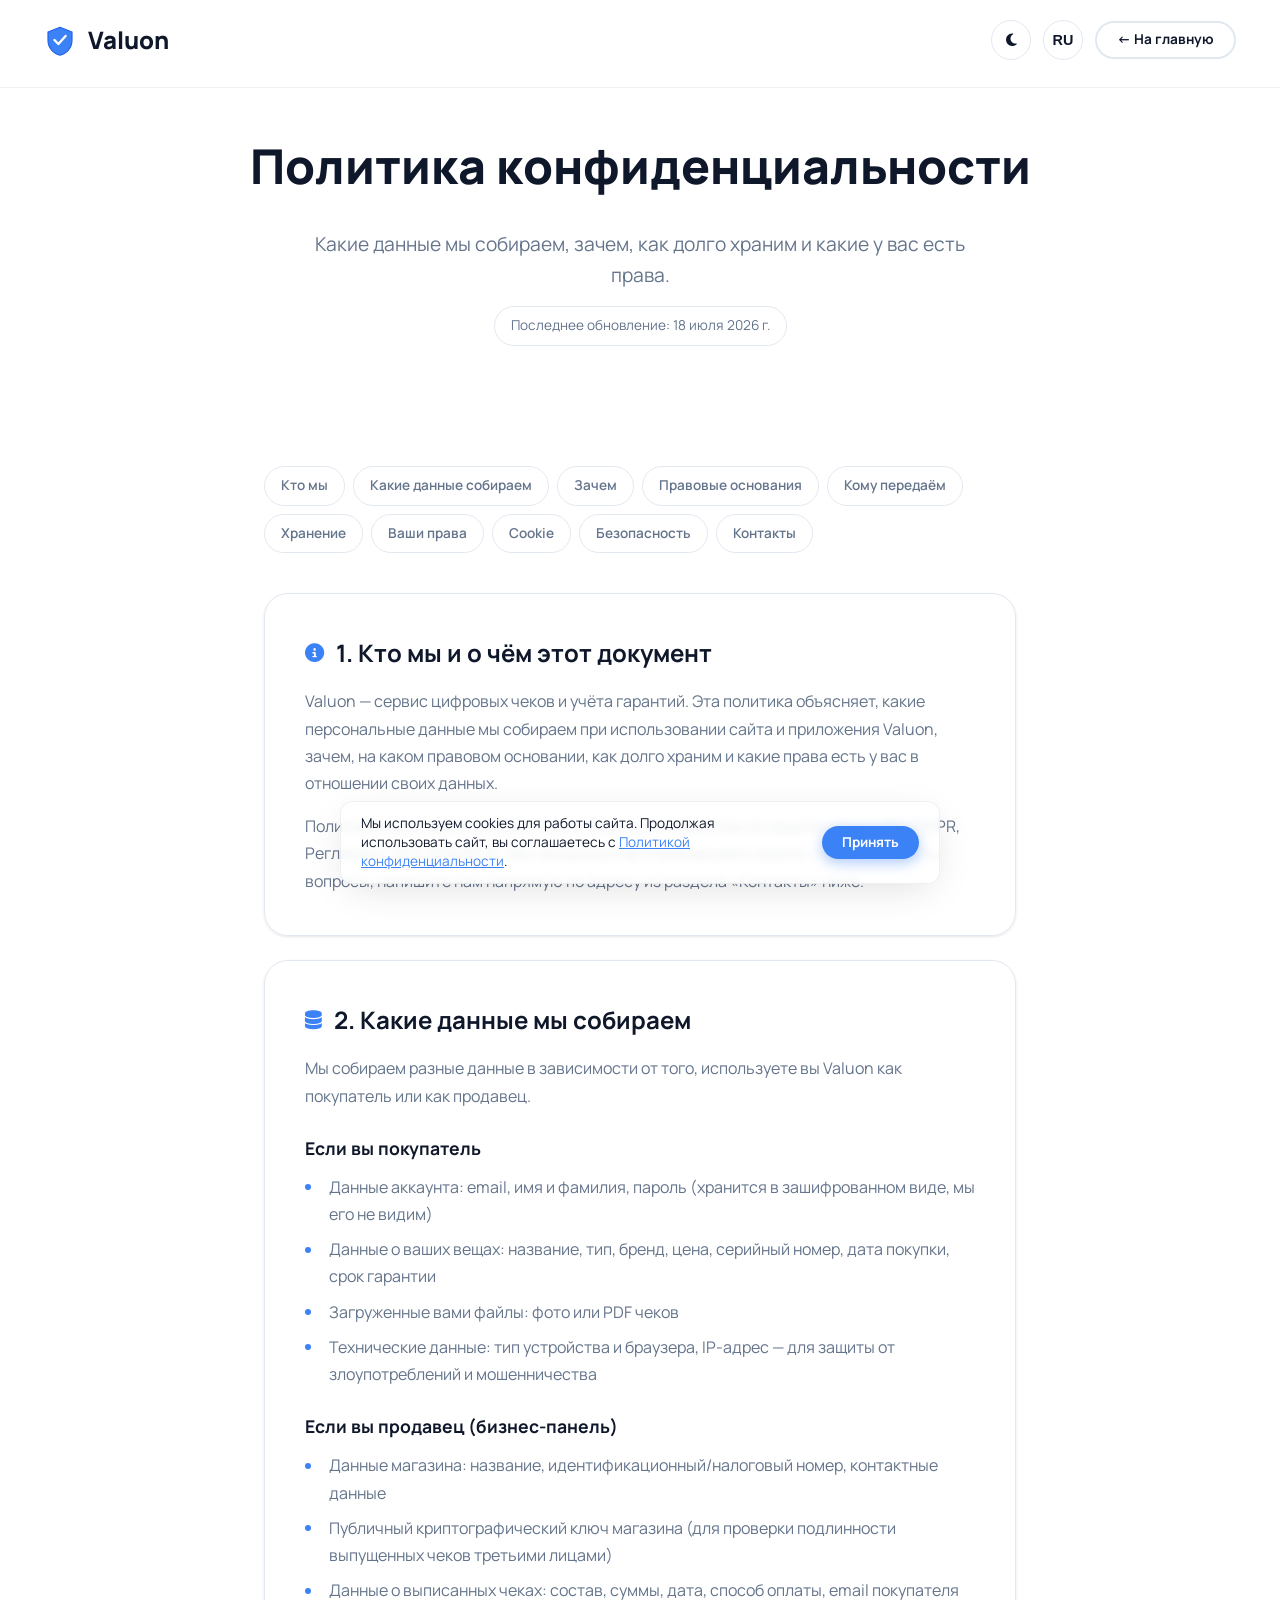
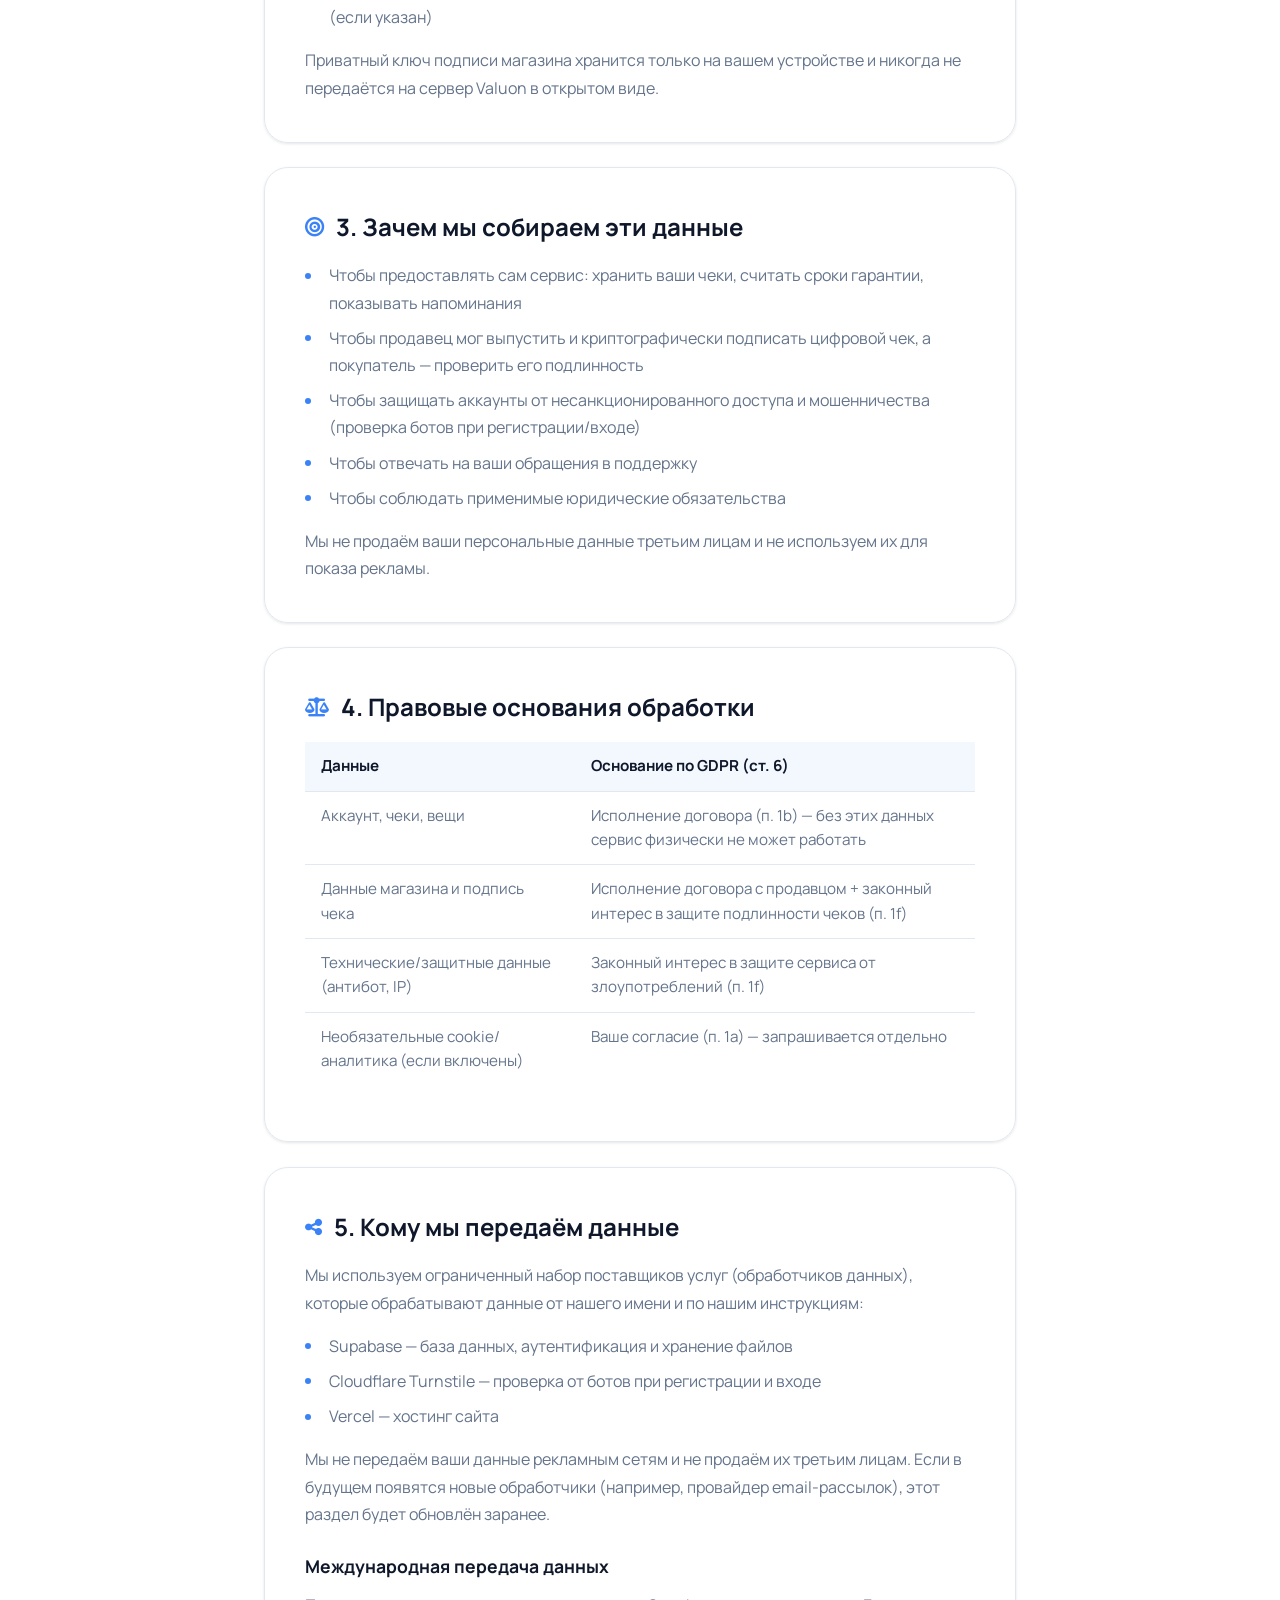
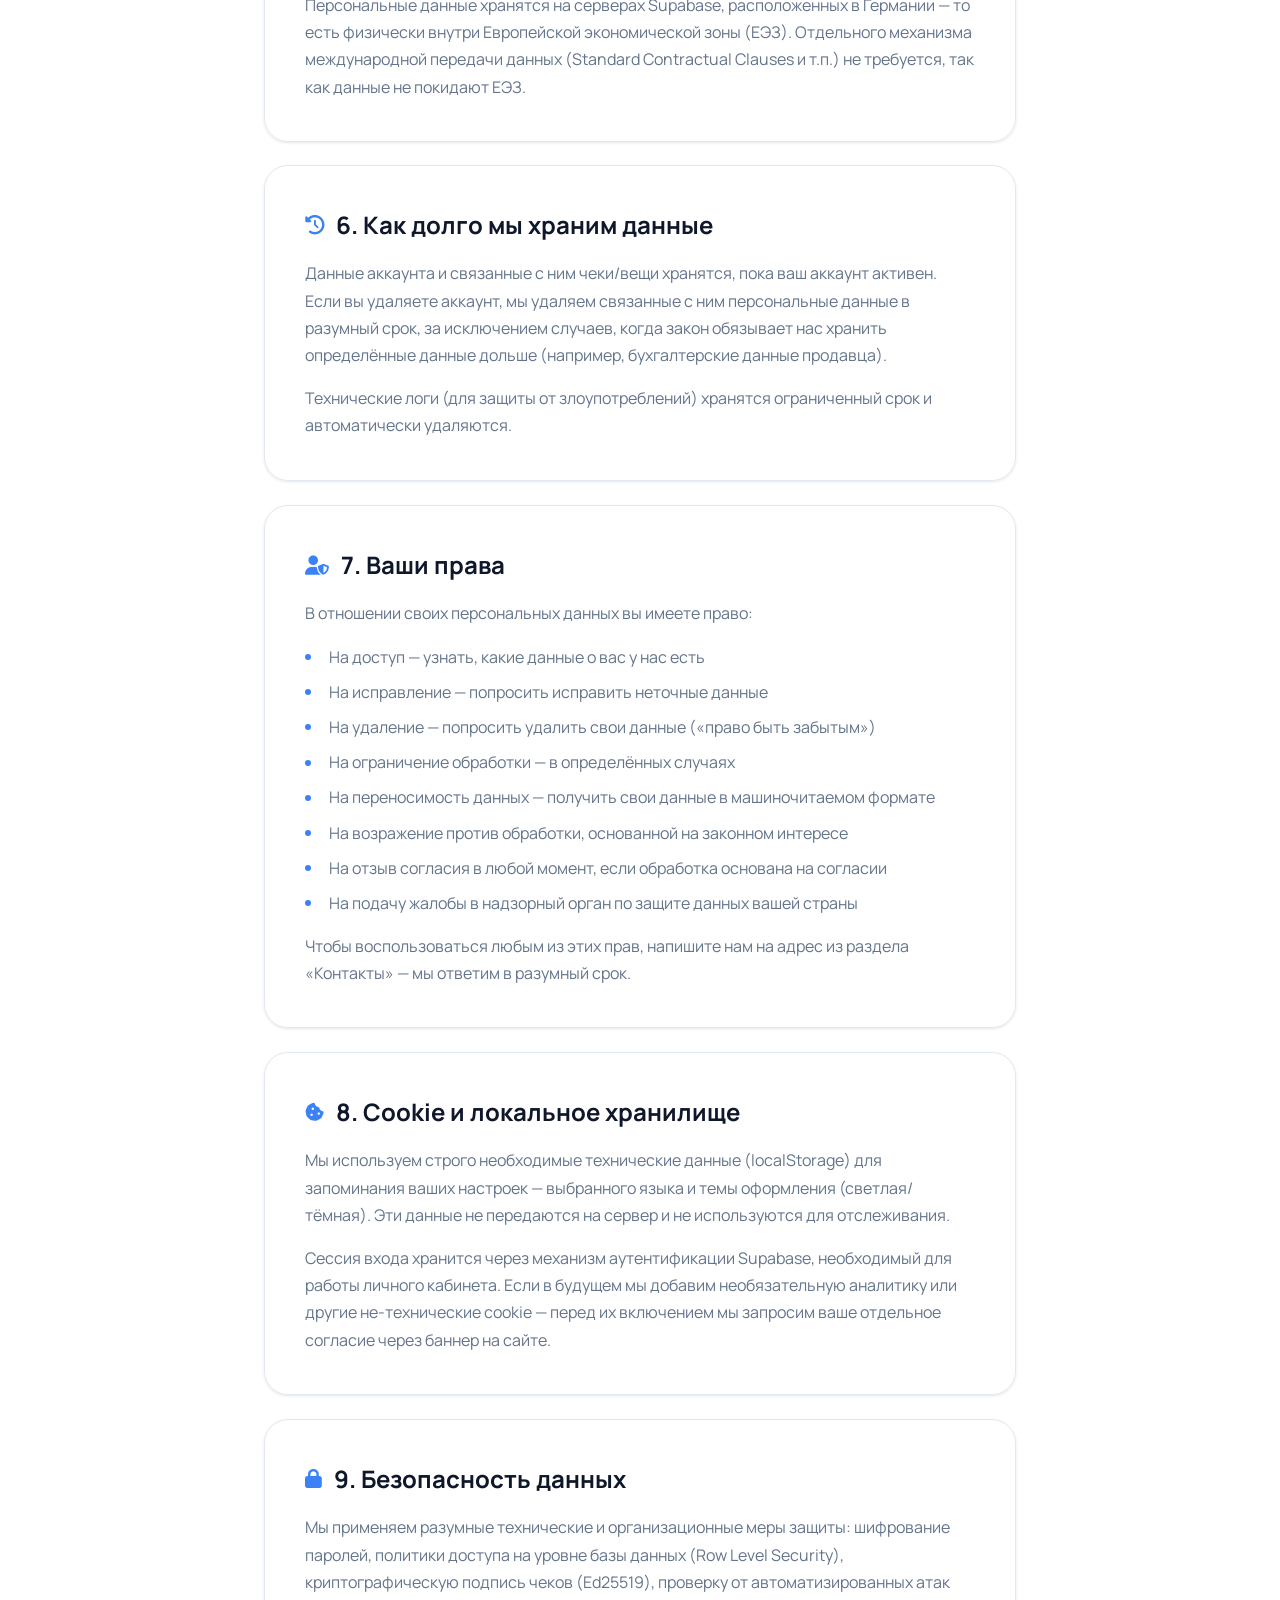
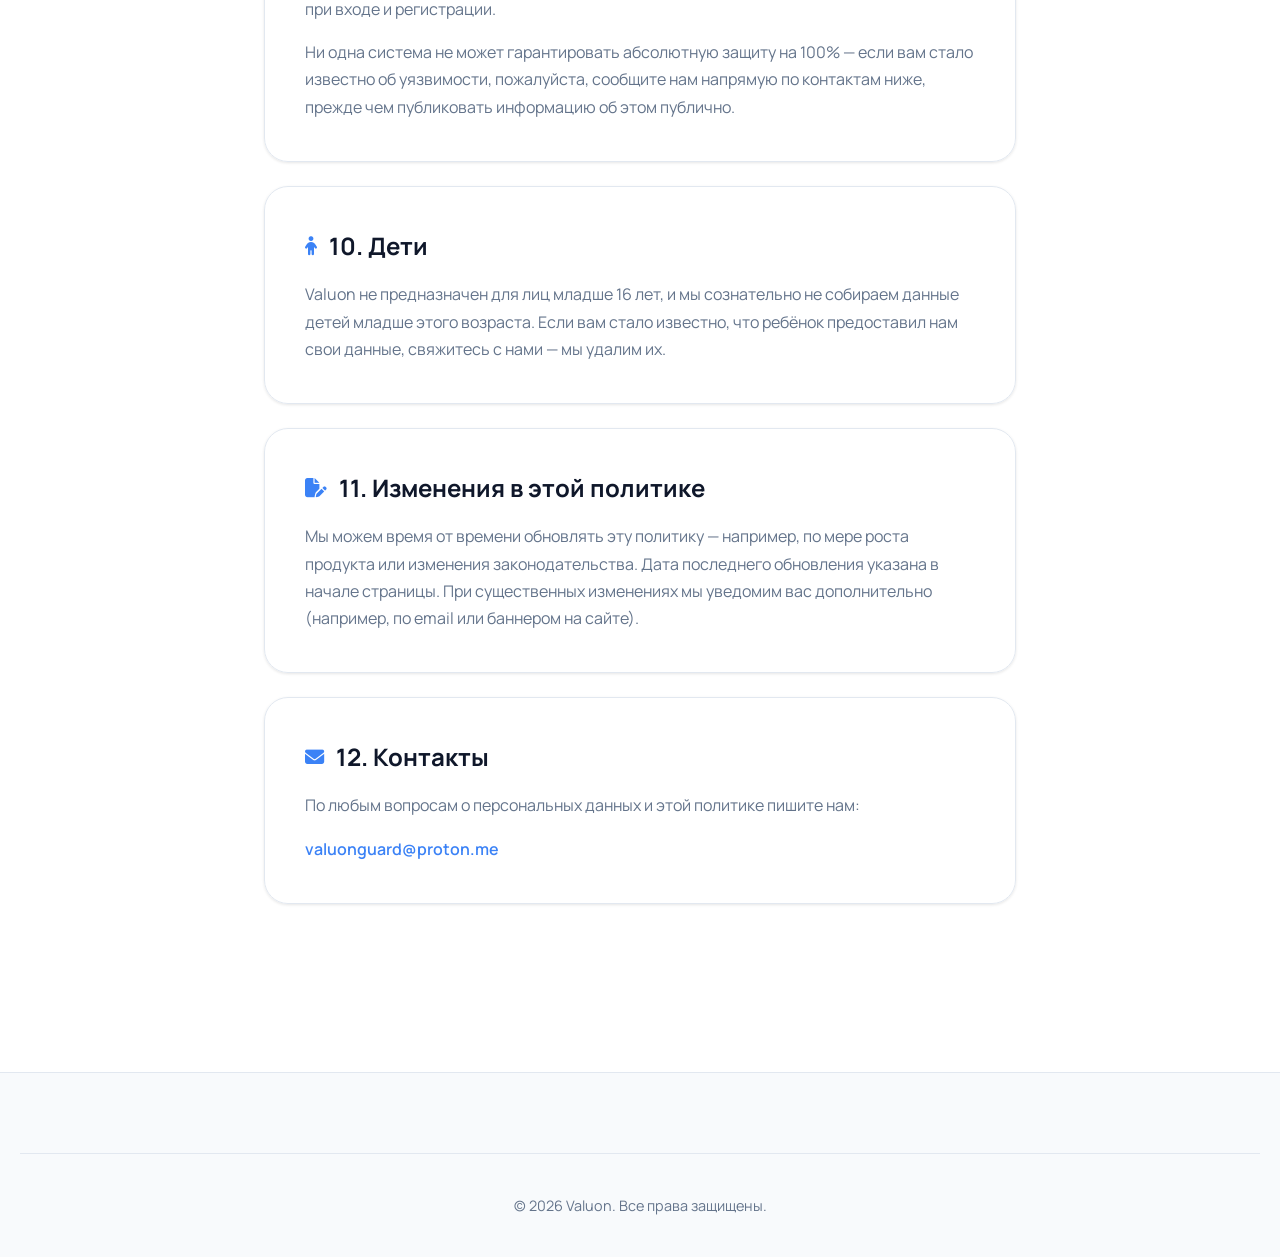
<file: privacy.html>
<!DOCTYPE html>
<html lang="ru">

<head>
    <meta charset="UTF-8">
    <meta name="viewport" content="width=device-width, initial-scale=1.0">
    <title>Valuon — Политика конфиденциальности</title>
    <meta name="description"
        content="Valuon — Политика конфиденциальности. Какие данные мы собираем, зачем, как долго храним и какие у вас есть права по GDPR.">
    <link rel="preconnect" href="https://fonts.googleapis.com">
    <link rel="preconnect" href="https://fonts.gstatic.com" crossorigin>
    <link href="https://fonts.googleapis.com/css2?family=Manrope:wght@400;500;600;700;800&display=swap"
        rel="stylesheet">
    <link rel="stylesheet" href="https://cdnjs.cloudflare.com/ajax/libs/font-awesome/6.4.0/css/all.min.css">
    <link rel="icon" type="image/png" href="assets/favicon.png">
    <link rel="stylesheet" href="css/style.css">
    <link rel="stylesheet" href="css/privacy.css">
</head>

<body>
    <nav class="navbar">
        <div class="container nav-wrapper">
            <a href="index.html" class="brand">
                <svg width="32" height="32" viewBox="0 0 40 40" fill="none" xmlns="http://www.w3.org/2000/svg">
                    <path d="M20 4L5 10V20C5 29.5 11.5 37.5 20 39C28.5 37.5 35 29.5 35 20V10L20 4Z" fill="#3b82f6"
                        stroke="#2563eb" stroke-width="1.5" stroke-linejoin="round" />
                    <path d="M13 20L18 25L27 15" stroke="white" stroke-width="3" stroke-linecap="round"
                        stroke-linejoin="round" />
                </svg>
                Valuon
            </a>
            <div class="nav-actions">
                <button id="theme-toggle" class="icon-btn" aria-label="Toggle Theme"><i
                        class="fa-solid fa-moon"></i></button>
                <button id="lang-toggle" class="icon-btn" aria-label="Toggle Language"><span>RU</span></button>
                <a href="index.html" class="btn btn-outline small" data-i18n="privacy_back">← На главную</a>
            </div>
        </div>
    </nav>

    <header class="legal-header section">
        <div class="container">
            <h1 class="fade-in-up" data-i18n="privacy_title">Политика конфиденциальности</h1>
            <p class="fade-in-up delay-1" data-i18n="privacy_subtitle">Какие данные мы собираем, зачем, как долго храним
                и какие у вас есть права.</p>
            <span class="legal-updated fade-in-up delay-1" data-i18n="privacy_updated">Последнее обновление: 18 июля
                2026 г.</span>
        </div>
    </header>

    <section class="section">
        <div class="container legal-container">

            <nav class="legal-toc fade-in-up" aria-label="Содержание">
                <a href="#who-we-are" data-i18n="privacy_toc_1">Кто мы</a>
                <a href="#data-we-collect" data-i18n="privacy_toc_2">Какие данные собираем</a>
                <a href="#why-we-collect" data-i18n="privacy_toc_3">Зачем</a>
                <a href="#legal-basis" data-i18n="privacy_toc_4">Правовые основания</a>
                <a href="#who-we-share-with" data-i18n="privacy_toc_5">Кому передаём</a>
                <a href="#retention" data-i18n="privacy_toc_6">Хранение</a>
                <a href="#your-rights" data-i18n="privacy_toc_7">Ваши права</a>
                <a href="#cookies" data-i18n="privacy_toc_8">Cookie</a>
                <a href="#security" data-i18n="privacy_toc_9">Безопасность</a>
                <a href="#contact" data-i18n="privacy_toc_10">Контакты</a>
            </nav>

            <div class="legal-card fade-in-up" id="who-we-are" data-animate="up">
                <h2><i class="fa-solid fa-circle-info"></i> <span data-i18n="privacy_s1_title">1. Кто мы и о чём этот
                        документ</span></h2>
                <p data-i18n="privacy_s1_p1">Valuon — сервис цифровых чеков и учёта гарантий. Эта политика объясняет,
                    какие
                    персональные данные мы собираем при использовании сайта и приложения Valuon, зачем, на каком
                    правовом основании, как долго храним и какие права есть у вас в отношении своих данных.</p>
                <p data-i18n="privacy_s1_p2">Политика написана в соответствии с Общим регламентом по защите данных ЕС
                    (GDPR, Регламент (ЕС) 2016/679). Мы находимся на этапе раннего пилота — если у вас есть вопросы,
                    напишите нам напрямую по адресу из раздела «Контакты» ниже.</p>
            </div>

            <div class="legal-card fade-in-up" id="data-we-collect" data-animate="up">
                <h2><i class="fa-solid fa-database"></i> <span data-i18n="privacy_s2_title">2. Какие данные мы
                        собираем</span></h2>
                <p data-i18n="privacy_s2_p1">Мы собираем разные данные в зависимости от того, используете вы Valuon как
                    покупатель или как продавец.</p>

                <h3 data-i18n="privacy_s2_h1">Если вы покупатель</h3>
                <ul>
                    <li data-i18n="privacy_s2_c1">Данные аккаунта: email, имя и фамилия (по желанию), пароль (хранится в
                        зашифрованном виде, мы его не видим)</li>
                    <li data-i18n="privacy_s2_c2">Данные о ваших вещах: название, тип, бренд, цена, серийный номер, дата
                        покупки, срок гарантии</li>
                    <li data-i18n="privacy_s2_c3">Загруженные вами файлы: фото или PDF чеков</li>
                    <li data-i18n="privacy_s2_c4">Технические данные: тип устройства и браузера, IP-адрес — для защиты
                        от злоупотреблений и мошенничества</li>
                </ul>

                <h3 data-i18n="privacy_s2_h2">Если вы продавец (бизнес-панель)</h3>
                <ul>
                    <li data-i18n="privacy_s2_b1">Данные магазина: название, идентификационный/налоговый номер,
                        контактные
                        данные</li>
                    <li data-i18n="privacy_s2_b2">Публичный криптографический ключ магазина (для проверки подлинности
                        выпущенных чеков третьими лицами)</li>
                    <li data-i18n="privacy_s2_b3">Данные о выписанных чеках: состав, суммы, дата, способ оплаты, email
                        покупателя (если указан)</li>
                </ul>

                <p data-i18n="privacy_s2_p2">Приватный ключ подписи магазина хранится только на вашем устройстве и
                    никогда не передаётся на сервер Valuon в открытом виде.</p>
            </div>

            <div class="legal-card fade-in-up" id="why-we-collect" data-animate="up">
                <h2><i class="fa-solid fa-bullseye"></i> <span data-i18n="privacy_s3_title">3. Зачем мы собираем эти
                        данные</span></h2>
                <ul>
                    <li data-i18n="privacy_s3_i1">Чтобы предоставлять сам сервис: хранить ваши чеки, считать сроки
                        гарантии, показывать напоминания</li>
                    <li data-i18n="privacy_s3_i2">Чтобы продавец мог выпустить и криптографически подписать
                        цифровой чек, а покупатель — проверить его подлинность</li>
                    <li data-i18n="privacy_s3_i3">Чтобы защищать аккаунты от несанкционированного доступа и
                        мошенничества (проверка ботов при регистрации/входе)</li>
                    <li data-i18n="privacy_s3_i4">Чтобы отвечать на ваши обращения в поддержку</li>
                    <li data-i18n="privacy_s3_i5">Чтобы соблюдать применимые юридические обязательства</li>
                </ul>
                <p data-i18n="privacy_s3_p1">Мы не продаём ваши персональные данные третьим лицам и не используем их
                    для показа рекламы.</p>
            </div>

            <div class="legal-card fade-in-up" id="legal-basis" data-animate="up">
                <h2><i class="fa-solid fa-scale-balanced"></i> <span data-i18n="privacy_s4_title">4. Правовые основания
                        обработки</span></h2>
                <div class="legal-table-wrap">
                    <table class="legal-table">
                        <thead>
                            <tr>
                                <th data-i18n="privacy_s4_th1">Данные</th>
                                <th data-i18n="privacy_s4_th2">Основание по GDPR (ст. 6)</th>
                            </tr>
                        </thead>
                        <tbody>
                            <tr>
                                <td data-i18n="privacy_s4_r1a">Аккаунт, чеки, вещи</td>
                                <td data-i18n="privacy_s4_r1b">Исполнение договора (п. 1b) — без этих данных сервис
                                    физически не может работать</td>
                            </tr>
                            <tr>
                                <td data-i18n="privacy_s4_r2a">Данные магазина и подпись чека</td>
                                <td data-i18n="privacy_s4_r2b">Исполнение договора с продавцом + законный интерес в
                                    защите подлинности чеков (п. 1f)</td>
                            </tr>
                            <tr>
                                <td data-i18n="privacy_s4_r3a">Технические/защитные данные (антибот, IP)</td>
                                <td data-i18n="privacy_s4_r3b">Законный интерес в защите сервиса от злоупотреблений
                                    (п. 1f)</td>
                            </tr>
                            <tr>
                                <td data-i18n="privacy_s4_r4a">Необязательные cookie/аналитика (если включены)</td>
                                <td data-i18n="privacy_s4_r4b">Ваше согласие (п. 1a) — запрашивается отдельно</td>
                            </tr>
                        </tbody>
                    </table>
                </div>
            </div>

            <div class="legal-card fade-in-up" id="who-we-share-with" data-animate="up">
                <h2><i class="fa-solid fa-share-nodes"></i> <span data-i18n="privacy_s5_title">5. Кому мы передаём
                        данные</span></h2>
                <p data-i18n="privacy_s5_p1">Мы используем ограниченный набор поставщиков услуг (обработчиков данных),
                    которые обрабатывают данные от нашего имени и по нашим инструкциям:</p>
                <ul>
                    <li data-i18n="privacy_s5_i1"><strong>Supabase</strong> — база данных, аутентификация и хранение
                        файлов</li>
                    <li data-i18n="privacy_s5_i2"><strong>Cloudflare Turnstile</strong> — проверка от ботов при
                        регистрации и входе</li>
                    <li data-i18n="privacy_s5_i3"><strong>Vercel</strong> — хостинг сайта</li>
                </ul>
                <p data-i18n="privacy_s5_p2">Мы не передаём ваши данные рекламным сетям и не продаём их третьим лицам.
                    Если в будущем появятся новые обработчики (например, провайдер email-рассылок), этот раздел будет
                    обновлён заранее.</p>

                <h3 data-i18n="privacy_s5_h1">Международная передача данных</h3>
                <p data-i18n="privacy_s5_p3">Персональные данные хранятся на серверах Supabase, расположенных в
                    Германии — то есть физически внутри Европейской экономической зоны (ЕЭЗ). Отдельного механизма
                    международной передачи данных (Standard Contractual Clauses и т.п.) не требуется, так как данные
                    не покидают ЕЭЗ.</p>
            </div>

            <div class="legal-card fade-in-up" id="retention" data-animate="up">
                <h2><i class="fa-solid fa-clock-rotate-left"></i> <span data-i18n="privacy_s6_title">6. Как долго мы
                        храним данные</span></h2>
                <p data-i18n="privacy_s6_p1">Данные аккаунта и связанные с ним чеки/вещи хранятся, пока ваш аккаунт
                    активен. Если вы удаляете аккаунт, мы удаляем связанные с ним персональные данные в разумный срок,
                    за исключением случаев, когда закон обязывает нас хранить определённые данные дольше
                    (например, бухгалтерские данные продавца).</p>
                <p data-i18n="privacy_s6_p2">Технические логи (для защиты от злоупотреблений) хранятся ограниченный
                    срок и автоматически удаляются.</p>
            </div>

            <div class="legal-card fade-in-up" id="your-rights" data-animate="up">
                <h2><i class="fa-solid fa-user-shield"></i> <span data-i18n="privacy_s7_title">7. Ваши права</span></h2>
                <p data-i18n="privacy_s7_p1">В отношении своих персональных данных вы имеете право:</p>
                <ul>
                    <li data-i18n="privacy_s7_i1"><strong>На доступ</strong> — узнать, какие данные о вас у нас есть
                    </li>
                    <li data-i18n="privacy_s7_i2"><strong>На исправление</strong> — попросить исправить неточные данные
                    </li>
                    <li data-i18n="privacy_s7_i3"><strong>На удаление</strong> — попросить удалить свои данные («право
                        быть забытым»)</li>
                    <li data-i18n="privacy_s7_i4"><strong>На ограничение обработки</strong> — в определённых случаях
                    </li>
                    <li data-i18n="privacy_s7_i5"><strong>На переносимость данных</strong> — получить свои данные в
                        машиночитаемом формате</li>
                    <li data-i18n="privacy_s7_i6"><strong>На возражение</strong> против обработки, основанной на
                        законном интересе</li>
                    <li data-i18n="privacy_s7_i7"><strong>На отзыв согласия</strong> в любой момент, если обработка
                        основана на согласии</li>
                    <li data-i18n="privacy_s7_i8"><strong>На подачу жалобы</strong> в надзорный орган по защите
                        данных вашей страны</li>
                </ul>
                <p data-i18n="privacy_s7_p2">Чтобы воспользоваться любым из этих прав, напишите нам на адрес из раздела
                    «Контакты» — мы ответим в разумный срок.</p>
            </div>

            <div class="legal-card fade-in-up" id="cookies" data-animate="up">
                <h2><i class="fa-solid fa-cookie-bite"></i> <span data-i18n="privacy_s8_title">8. Cookie и локальное
                        хранилище</span></h2>
                <p data-i18n="privacy_s8_p1">Мы используем строго необходимые технические данные (localStorage) для
                    запоминания ваших настроек — выбранного языка и темы оформления (светлая/тёмная). Эти данные не
                    передаются на сервер и не используются для отслеживания.</p>
                <p data-i18n="privacy_s8_p2">Сессия входа хранится через механизм аутентификации Supabase, необходимый
                    для работы личного кабинета. Если в будущем мы добавим необязательную аналитику или другие
                    не-технические cookie — перед их включением мы запросим ваше отдельное согласие через баннер на
                    сайте.</p>
            </div>

            <div class="legal-card fade-in-up" id="security" data-animate="up">
                <h2><i class="fa-solid fa-lock"></i> <span data-i18n="privacy_s9_title">9. Безопасность данных</span>
                </h2>
                <p data-i18n="privacy_s9_p1">Мы применяем разумные технические и организационные меры защиты: шифрование
                    паролей, политики доступа на уровне базы данных (Row Level Security), криптографическую подпись
                    чеков (Ed25519), проверку от автоматизированных атак при входе и регистрации.</p>
                <p data-i18n="privacy_s9_p2">Ни одна система не может гарантировать абсолютную защиту на 100% — если
                    вам стало известно об уязвимости, пожалуйста, сообщите нам напрямую по контактам ниже, прежде
                    чем публиковать информацию об этом публично.</p>
            </div>

            <div class="legal-card fade-in-up" id="children" data-animate="up">
                <h2><i class="fa-solid fa-child"></i> <span data-i18n="privacy_s10_title">10. Дети</span></h2>
                <p data-i18n="privacy_s10_p1">Valuon не предназначен для лиц младше 16 лет, и мы сознательно не
                    собираем данные детей младше этого возраста. Если вам стало известно, что ребёнок предоставил нам
                    свои данные, свяжитесь с нами — мы удалим их.</p>
            </div>

            <div class="legal-card fade-in-up" id="changes" data-animate="up">
                <h2><i class="fa-solid fa-file-pen"></i> <span data-i18n="privacy_s11_title">11. Изменения в этой
                        политике</span></h2>
                <p data-i18n="privacy_s11_p1">Мы можем время от времени обновлять эту политику — например, по мере
                    роста продукта или изменения законодательства. Дата последнего обновления указана в начале
                    страницы. При существенных изменениях мы уведомим вас дополнительно (например, по email или
                    баннером на сайте).</p>
            </div>

            <div class="legal-card fade-in-up" id="contact" data-animate="up">
                <h2><i class="fa-solid fa-envelope"></i> <span data-i18n="privacy_s12_title">12. Контакты</span></h2>
                <p data-i18n="privacy_s12_p1">По любым вопросам о персональных данных и этой политике пишите нам:</p>
                <p><a href="mailto:valuonguard@proton.me">valuonguard@proton.me</a></p>
            </div>

        </div>
    </section>

    <footer class="footer">
        <div class="container copyright">
            <p data-i18n="footer_copyright">© 2026 Valuon. Все права защищены.</p>
        </div>
    </footer>

    <script src="js/privacy-lang.js"></script>
    <script src="js/animations.js"></script>
    <script>document.addEventListener('DOMContentLoaded', () => { const n = document.querySelector('.navbar'); if (n) { const t = () => n.classList.toggle('scrolled', window.scrollY > 12); t(); window.addEventListener('scroll', t, { passive: !0 }) } })</script>
    <div id="cookie-banner" class="cookie-banner">
        <p id="cookie-text">Мы используем cookies для работы сайта. Продолжая использовать сайт, вы соглашаетесь с <a href="privacy.html">Политикой конфиденциальности</a>.</p>
        <button id="cookie-btn" class="btn btn-primary small" onclick="document.getElementById('cookie-banner').classList.remove('show');localStorage.setItem('cookie-consent','1')">Принять</button>
    </div>
    <script>(function(){function c(){var l=localStorage.getItem('valuon-lang');if(l==='en'){document.getElementById('cookie-text').innerHTML='We use cookies to operate the site. By continuing, you agree to our <a href=\"privacy.html\">Privacy Policy</a>.';document.getElementById('cookie-btn').textContent='Accept'}else{document.getElementById('cookie-text').innerHTML='Мы используем cookies для работы сайта. Продолжая использовать сайт, вы соглашаетесь с <a href=\"privacy.html\">Политикой конфиденциальности</a>.';document.getElementById('cookie-btn').textContent='Принять'}}c();document.addEventListener('click',function(e){if(e.target.closest('#lang-toggle'))setTimeout(c,50)});if(!localStorage.getItem('cookie-consent')){setTimeout(function(){document.getElementById('cookie-banner').classList.add('show')},800)}})();</script>
</body>

</html>
</file>
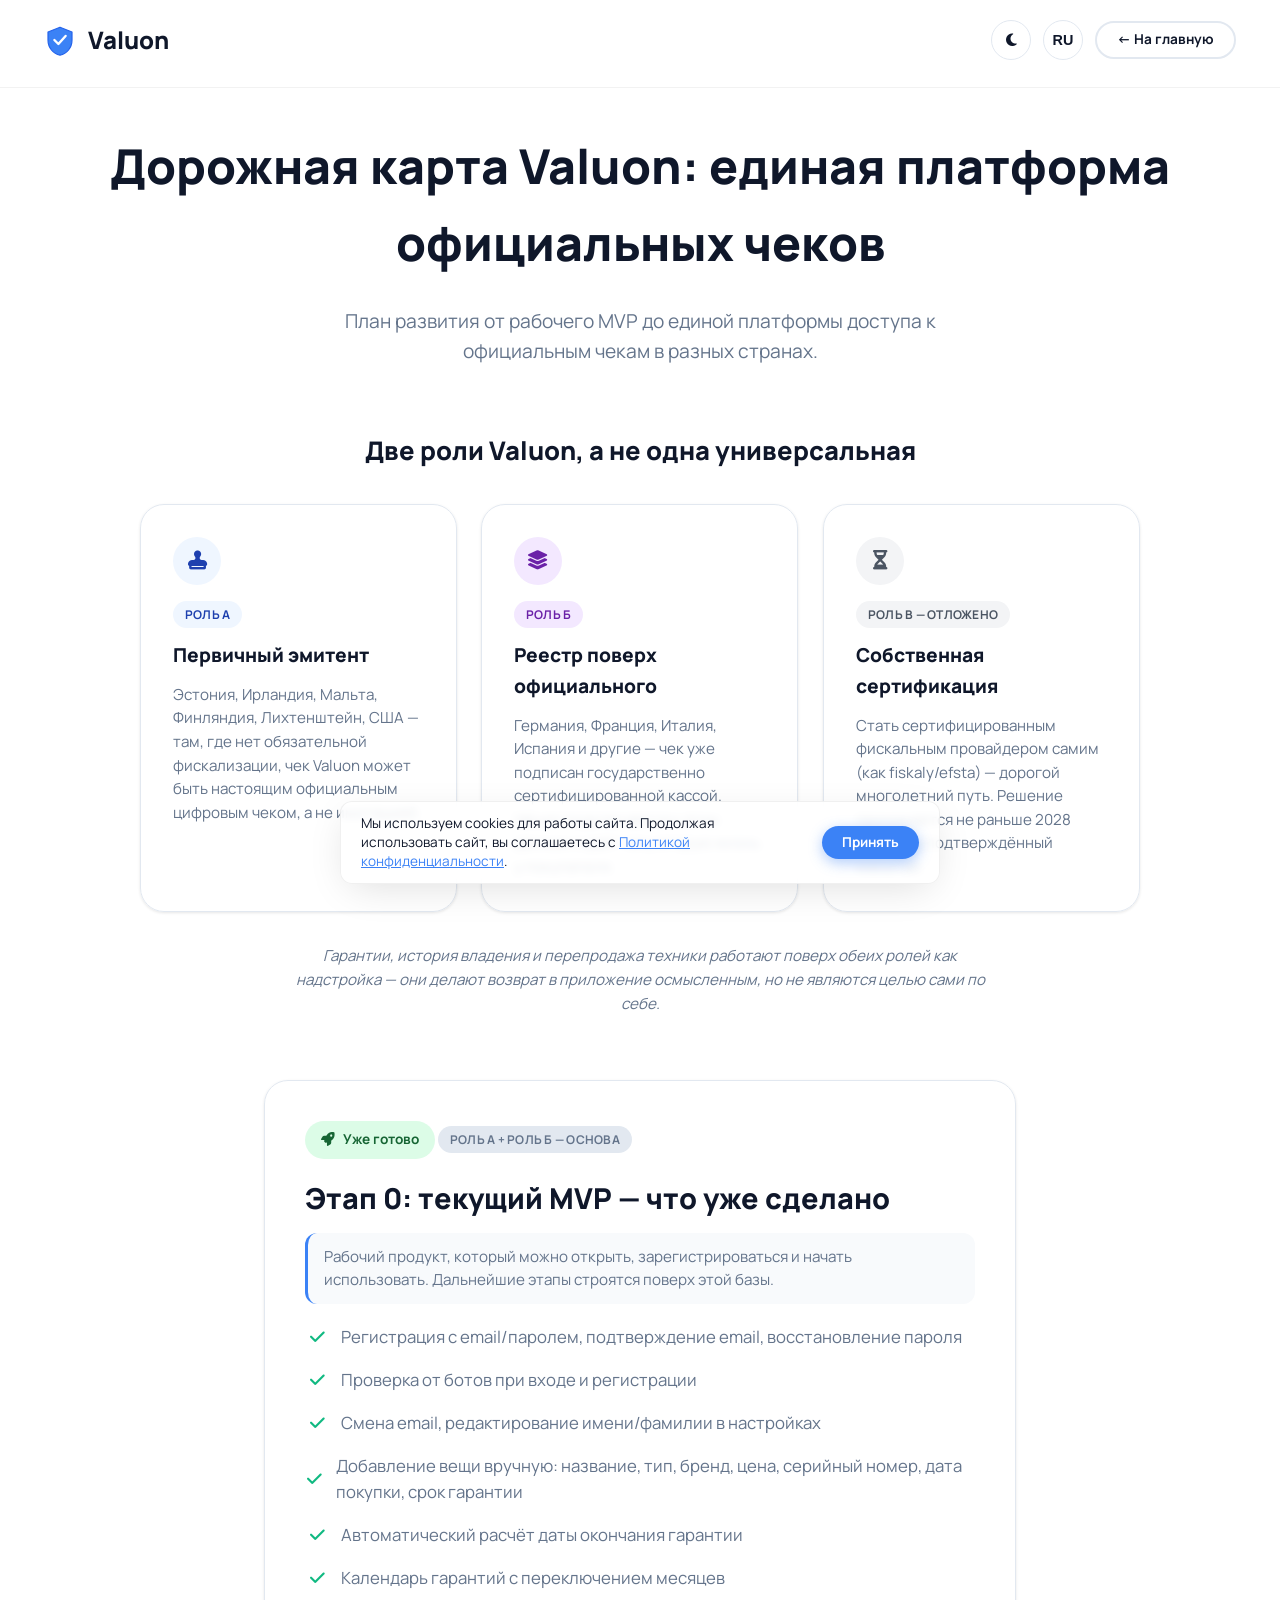
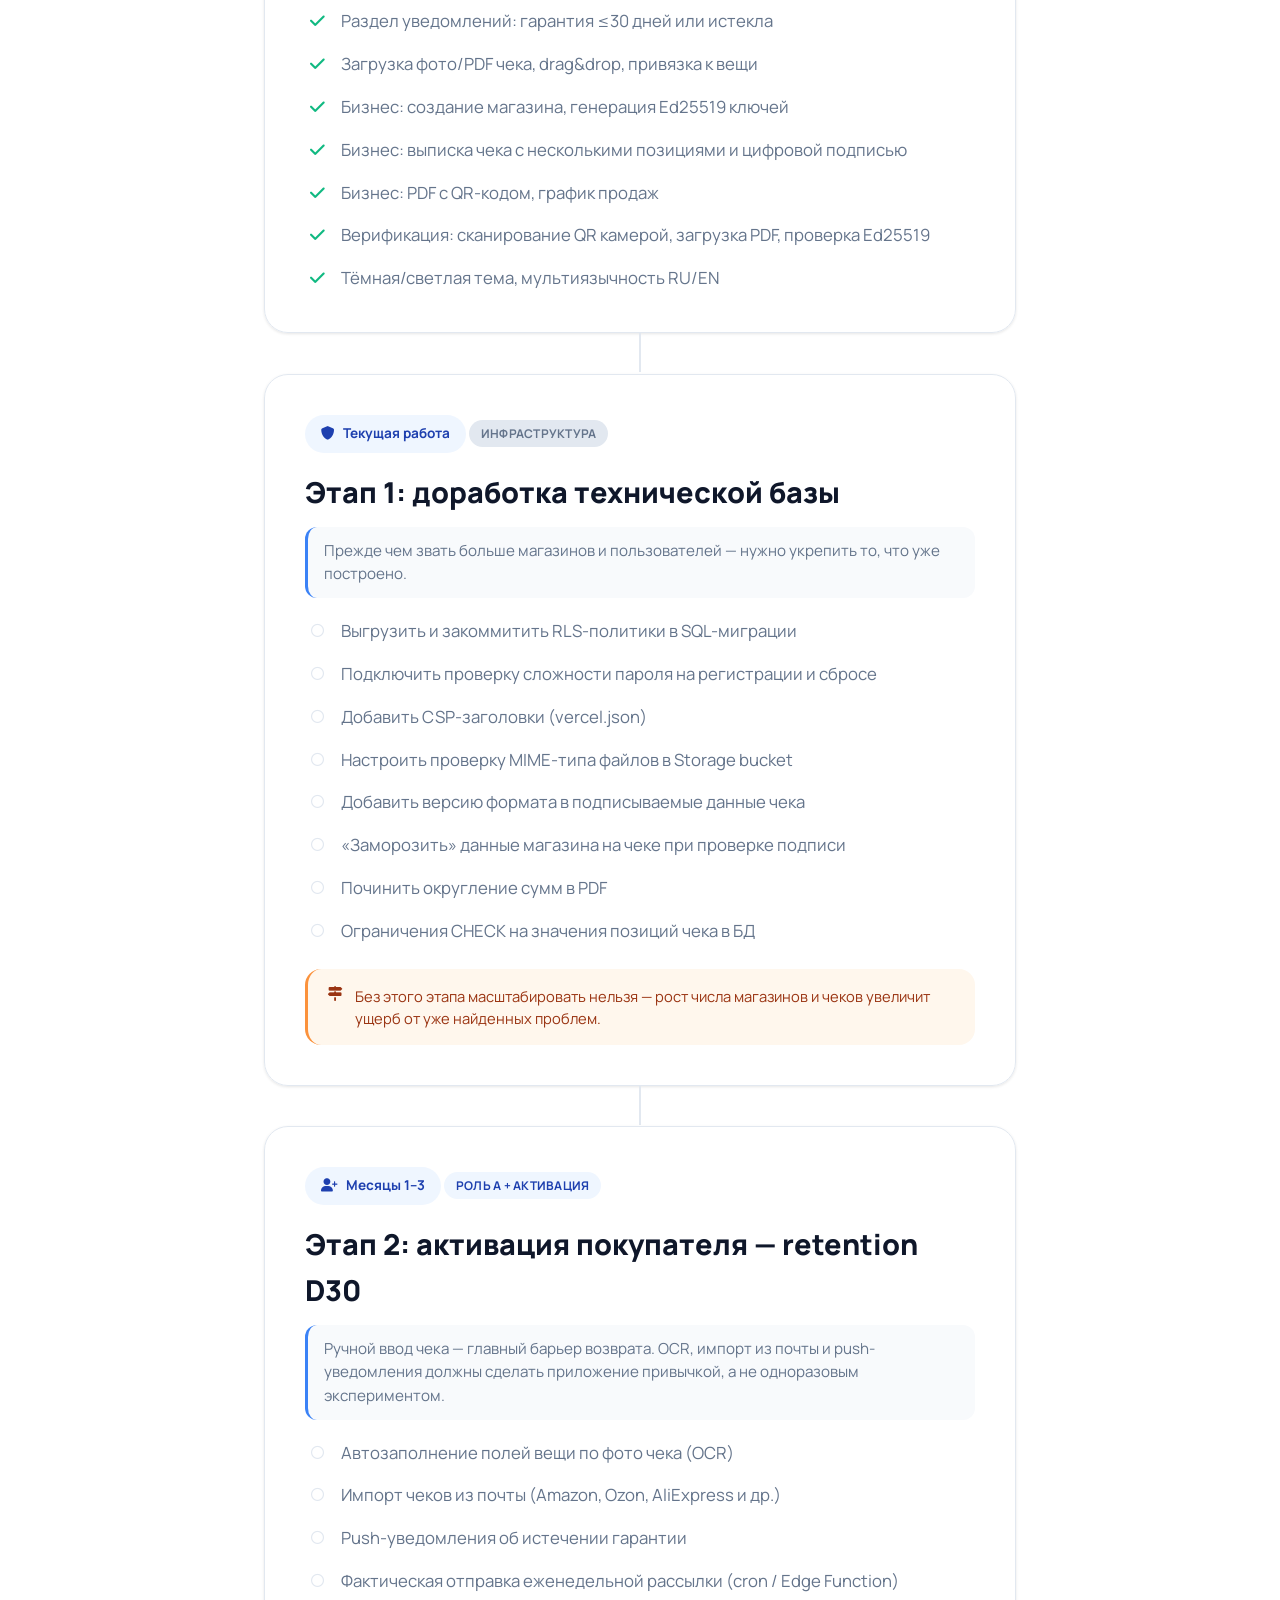
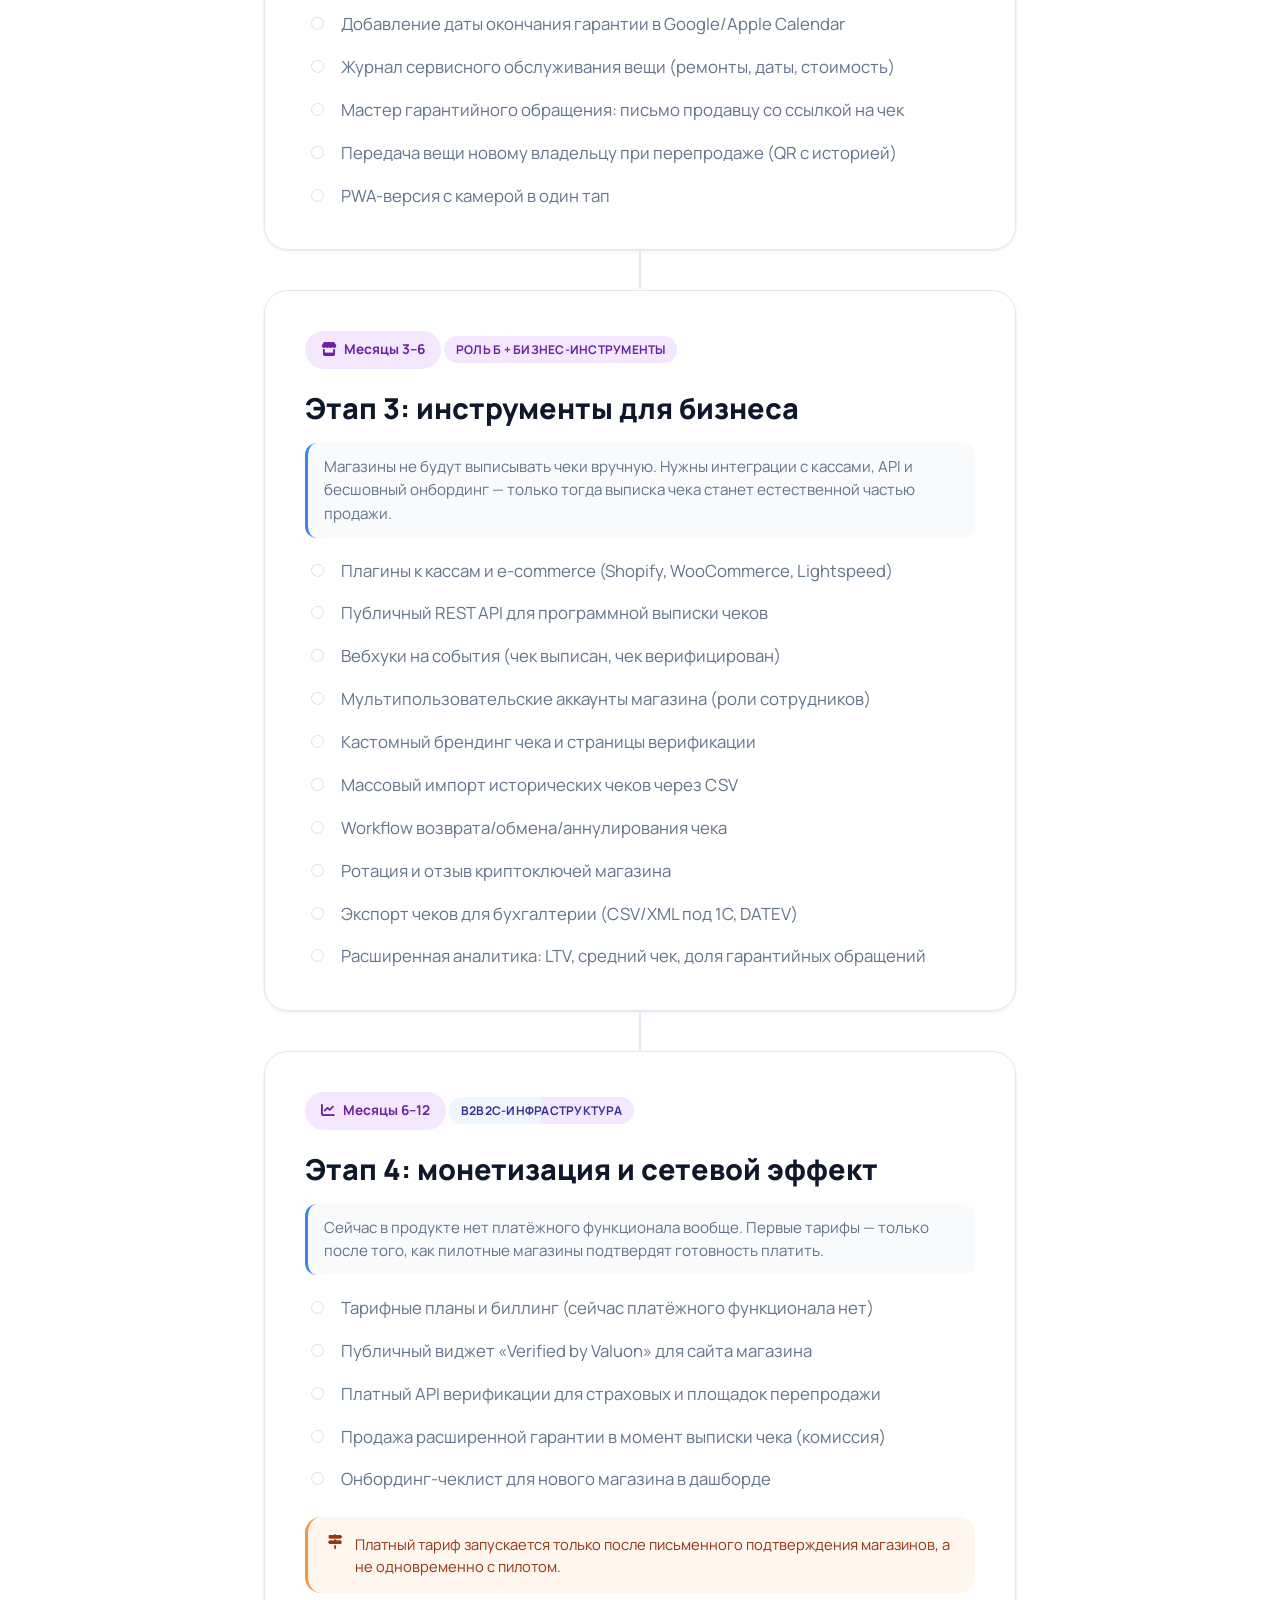
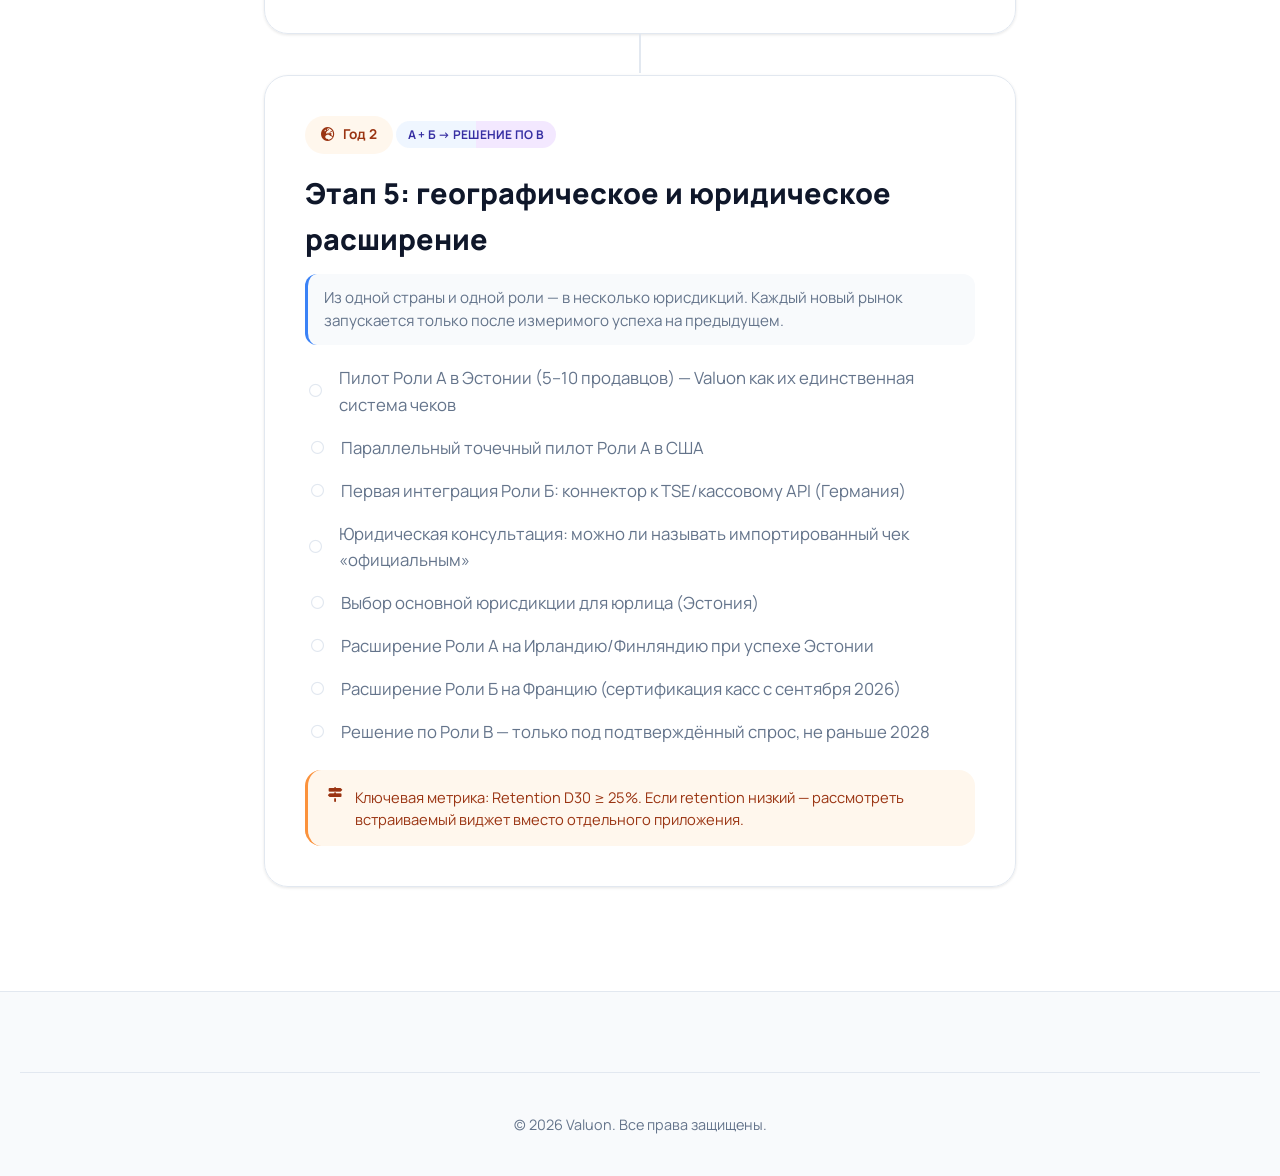
<file: roadmap.html>
<!DOCTYPE html>
<html lang="ru">

<head>
    <meta charset="UTF-8">
    <meta name="viewport" content="width=device-width, initial-scale=1.0">
    <title>Valuon — Дорожная карта продукта</title>
    <meta name="description" content="Valuon — Дорожная карта развития. Планы по запуску, новым возможностям и международной экспансии.">
    <link rel="preconnect" href="https://fonts.googleapis.com">
    <link rel="preconnect" href="https://fonts.gstatic.com" crossorigin>
    <link href="https://fonts.googleapis.com/css2?family=Manrope:wght@400;500;600;700;800&display=swap" rel="stylesheet">
    <link rel="stylesheet" href="https://cdnjs.cloudflare.com/ajax/libs/font-awesome/6.4.0/css/all.min.css">
    <link rel="icon" type="image/png" href="assets/favicon.png">
    <link rel="stylesheet" href="css/style.css">
    <link rel="stylesheet" href="css/roadmap.css">
</head>

<body>
    <nav class="navbar">
        <div class="container nav-wrapper">
            <a href="index.html" class="brand">
                <svg width="32" height="32" viewBox="0 0 40 40" fill="none" xmlns="http://www.w3.org/2000/svg">
                    <path d="M20 4L5 10V20C5 29.5 11.5 37.5 20 39C28.5 37.5 35 29.5 35 20V10L20 4Z" fill="#3b82f6" stroke="#2563eb" stroke-width="1.5" stroke-linejoin="round"/>
                    <path d="M13 20L18 25L27 15" stroke="white" stroke-width="3" stroke-linecap="round" stroke-linejoin="round"/>
                </svg>
                Valuon
            </a>
            <div class="nav-actions">
                <button id="theme-toggle" class="icon-btn" aria-label="Toggle Theme"><i class="fa-solid fa-moon"></i></button>
                <button id="lang-toggle" class="icon-btn" aria-label="Toggle Language"><span>RU</span></button>
                <a href="index.html" class="btn btn-outline small" data-i18n="roadmap_back">← На главную</a>
            </div>
        </div>
    </nav>

    <header class="roadmap-header section">
        <div class="container">
            <h1 class="fade-in-up" data-i18n="roadmap_title">Дорожная карта Valuon: единая платформа официальных чеков</h1>
            <p class="fade-in-up delay-1" data-i18n="roadmap_desc">План развития от рабочего MVP до единой платформы доступа к официальным чекам в разных странах.</p>
        </div>
    </header>

    <section class="roles-section section">
        <div class="container">
            <h2 class="roles-heading fade-in-up" data-i18n="roles_section_title">Две роли Valuon, а не одна универсальная</h2>
            <div class="role-grid">
                <div class="role-card role-card-a fade-in-up" data-animate="up">
                    <div class="role-icon role-icon-a"><i class="fa-solid fa-stamp"></i></div>
                    <span class="role-tag role-tag-a" data-i18n="role_a_tag">Роль А</span>
                    <h3 data-i18n="role_a_title">Первичный эмитент</h3>
                    <p data-i18n="role_a_desc">Эстония, Ирландия, Мальта, Финляндия, Лихтенштейн, США — там, где нет обязательной фискализации, чек Valuon может быть настоящим официальным цифровым чеком, а не имитацией.</p>
                </div>
                <div class="role-card role-card-b fade-in-up" data-animate="up">
                    <div class="role-icon role-icon-b"><i class="fa-solid fa-layer-group"></i></div>
                    <span class="role-tag role-tag-b" data-i18n="role_b_tag">Роль Б</span>
                    <h3 data-i18n="role_b_title">Реестр поверх официального</h3>
                    <p data-i18n="role_b_desc">Германия, Франция, Италия, Испания и другие — чек уже подписан государственно сертифицированной кассой. Valuon подключается к этим данным и даёт чеку вторую жизнь у покупателя.</p>
                </div>
                <div class="role-card role-card-c fade-in-up" data-animate="up">
                    <div class="role-icon role-icon-c"><i class="fa-solid fa-hourglass-half"></i></div>
                    <span class="role-tag role-tag-c" data-i18n="role_c_tag">Роль В — отложено</span>
                    <h3 data-i18n="role_c_title">Собственная сертификация</h3>
                    <p data-i18n="role_c_desc">Стать сертифицированным фискальным провайдером самим (как fiskaly/efsta) — дорогой многолетний путь. Решение принимается не раньше 2028 года, под подтверждённый масштаб.</p>
                </div>
            </div>
            <p class="roles-note" data-i18n="roles_note">Гарантии, история владения и перепродажа техники работают поверх обеих ролей как надстройка — они делают возврат в приложение осмысленным, но не являются целью сами по себе.</p>
        </div>
    </section>

    <section class="roadmap-section">
        <div class="container timeline-container">

            <div class="timeline-card" data-animate="left">
                <div class="card-status current" data-i18n="step0_badge"><i class="fa-solid fa-rocket"></i> Уже готово</div>
                <span class="role-tag role-tag-neutral" data-i18n="step0_role_tag">Роль А + Роль Б — основа</span>
                <h2 data-i18n="step0_title">MVP: текущий этап — что уже сделано</h2>
                <p class="stage-context" data-i18n="step0_context">Рабочий продукт, который можно открыть, зарегистрироваться и начать использовать. Дальнейшие этапы строятся поверх этой базы.</p>
                <ul class="feature-list">
                    <li><i class="fa-solid fa-check"></i> <span data-i18n="step0_item_1">Регистрация с email/паролем, подтверждение email, восстановление пароля</span></li>
                    <li><i class="fa-solid fa-check"></i> <span data-i18n="step0_item_2">Проверка от ботов при входе и регистрации</span></li>
                    <li><i class="fa-solid fa-check"></i> <span data-i18n="step0_item_3">Смена email, редактирование имени/фамилии в настройках</span></li>
                    <li><i class="fa-solid fa-check"></i> <span data-i18n="step0_item_4">Добавление вещи вручную: название, тип, бренд, цена, серийный номер, дата покупки, срок гарантии</span></li>
                    <li><i class="fa-solid fa-check"></i> <span data-i18n="step0_item_5">Автоматический расчёт даты окончания гарантии</span></li>
                    <li><i class="fa-solid fa-check"></i> <span data-i18n="step0_item_6">Календарь гарантий с переключением месяцев</span></li>
                    <li><i class="fa-solid fa-check"></i> <span data-i18n="step0_item_7">Раздел уведомлений: гарантия ≤30 дней или истекла</span></li>
                    <li><i class="fa-solid fa-check"></i> <span data-i18n="step0_item_8">Загрузка фото/PDF чека, drag&drop, привязка к вещи</span></li>
                    <li><i class="fa-solid fa-check"></i> <span data-i18n="step0_item_9">Бизнес: создание магазина, генерация Ed25519 ключей</span></li>
                    <li><i class="fa-solid fa-check"></i> <span data-i18n="step0_item_10">Бизнес: выписка чека с несколькими позициями и цифровой подписью</span></li>
                    <li><i class="fa-solid fa-check"></i> <span data-i18n="step0_item_11">Бизнес: PDF с QR-кодом, график продаж</span></li>
                    <li><i class="fa-solid fa-check"></i> <span data-i18n="step0_item_12">Верификация: сканирование QR камерой, загрузка PDF, проверка Ed25519</span></li>
                    <li><i class="fa-solid fa-check"></i> <span data-i18n="step0_item_13">Тёмная/светлая тема, мультиязычность RU/EN</span></li>
                </ul>
            </div>

            <div class="timeline-card" data-animate="right">
                <div class="card-status upcoming" data-i18n="step1_badge"><i class="fa-solid fa-shield"></i> Текущая работа</div>
                <span class="role-tag role-tag-neutral" data-i18n="step1_role_tag">Инфраструктура</span>
                <h2 data-i18n="step1_title">Этап 1: доработка технической базы</h2>
                <p class="stage-context" data-i18n="step1_context">Прежде чем звать больше магазинов и пользователей — нужно укрепить то, что уже построено.</p>
                <ul class="feature-list">
                    <li><i class="fa-regular fa-circle"></i> <span data-i18n="step1_item_3">Выгрузить и закоммитить RLS-политики в SQL-миграции</span></li>
                    <li><i class="fa-regular fa-circle"></i> <span data-i18n="step1_item_4">Подключить проверку сложности пароля на регистрации и сбросе</span></li>
                    <li><i class="fa-regular fa-circle"></i> <span data-i18n="step1_item_5">Добавить CSP-заголовки (vercel.json)</span></li>
                    <li><i class="fa-regular fa-circle"></i> <span data-i18n="step1_item_7">Настроить проверку MIME-типа файлов в Storage bucket</span></li>
                    <li><i class="fa-regular fa-circle"></i> <span data-i18n="step1_item_8">Добавить версию формата в подписываемые данные чека</span></li>
                    <li><i class="fa-regular fa-circle"></i> <span data-i18n="step1_item_9">«Заморозить» данные магазина на чеке при проверке подписи</span></li>
                    <li><i class="fa-regular fa-circle"></i> <span data-i18n="step1_item_10">Починить округление сумм в PDF</span></li>
                    <li><i class="fa-regular fa-circle"></i> <span data-i18n="step1_item_11">Ограничения CHECK на значения позиций чека в БД</span></li>
                </ul>
                <div class="decision-gate">
                    <i class="fa-solid fa-signs-post"></i>
                    <span data-i18n="step1_gate">Без этого этапа масштабировать нельзя — рост числа магазинов и чеков увеличит ущерб от уже найденных проблем.</span>
                </div>
            </div>

            <div class="timeline-card" data-animate="left">
                <div class="card-status upcoming" data-i18n="step2_badge"><i class="fa-solid fa-user-plus"></i> Месяцы 1–3</div>
                <span class="role-tag role-tag-a" data-i18n="step2_role_tag">Роль А + активация</span>
                <h2 data-i18n="step2_title">Этап 2: активация покупателя — retention D30</h2>
                <p class="stage-context" data-i18n="step2_context">Ручной ввод чека — главный барьер возврата. OCR, импорт из почты и push-уведомления должны сделать приложение привычкой, а не одноразовым экспериментом.</p>
                <ul class="feature-list">
                    <li><i class="fa-regular fa-circle"></i> <span data-i18n="step2_item_1">Автозаполнение полей вещи по фото чека (OCR)</span></li>
                    <li><i class="fa-regular fa-circle"></i> <span data-i18n="step2_item_2">Импорт чеков из почты (Amazon, Ozon, AliExpress и др.)</span></li>
                    <li><i class="fa-regular fa-circle"></i> <span data-i18n="step2_item_3">Push-уведомления об истечении гарантии</span></li>
                    <li><i class="fa-regular fa-circle"></i> <span data-i18n="step2_item_4">Фактическая отправка еженедельной рассылки (cron / Edge Function)</span></li>
                    <li><i class="fa-regular fa-circle"></i> <span data-i18n="step2_item_5">Добавление даты окончания гарантии в Google/Apple Calendar</span></li>
                    <li><i class="fa-regular fa-circle"></i> <span data-i18n="step2_item_6">Журнал сервисного обслуживания вещи (ремонты, даты, стоимость)</span></li>
                    <li><i class="fa-regular fa-circle"></i> <span data-i18n="step2_item_7">Мастер гарантийного обращения: письмо продавцу со ссылкой на чек</span></li>
                    <li><i class="fa-regular fa-circle"></i> <span data-i18n="step2_item_9">Передача вещи новому владельцу при перепродаже (QR с историей)</span></li>
                    <li><i class="fa-regular fa-circle"></i> <span data-i18n="step2_item_10">PWA-версия с камерой в один тап</span></li>
                </ul>
            </div>

            <div class="timeline-card" data-animate="right">
                <div class="card-status future" data-i18n="step3_badge"><i class="fa-solid fa-store"></i> Месяцы 3–6</div>
                <span class="role-tag role-tag-b" data-i18n="step3_role_tag">Роль Б + бизнес-инструменты</span>
                <h2 data-i18n="step3_title">Этап 3: инструменты для бизнеса</h2>
                <p class="stage-context" data-i18n="step3_context">Магазины не будут выписывать чеки вручную. Нужны интеграции с кассами, API и бесшовный онбординг — только тогда выписка чека станет естественной частью продажи.</p>
                <ul class="feature-list">
                    <li><i class="fa-regular fa-circle"></i> <span data-i18n="step3_item_1">Плагины к кассам и e-commerce (Shopify, WooCommerce, Lightspeed)</span></li>
                    <li><i class="fa-regular fa-circle"></i> <span data-i18n="step3_item_2">Публичный REST API для программной выписки чеков</span></li>
                    <li><i class="fa-regular fa-circle"></i> <span data-i18n="step3_item_3">Вебхуки на события (чек выписан, чек верифицирован)</span></li>
                    <li><i class="fa-regular fa-circle"></i> <span data-i18n="step3_item_4">Мультипользовательские аккаунты магазина (роли сотрудников)</span></li>
                    <li><i class="fa-regular fa-circle"></i> <span data-i18n="step3_item_5">Кастомный брендинг чека и страницы верификации</span></li>
                    <li><i class="fa-regular fa-circle"></i> <span data-i18n="step3_item_6">Массовый импорт исторических чеков через CSV</span></li>
                    <li><i class="fa-regular fa-circle"></i> <span data-i18n="step3_item_7">Workflow возврата/обмена/аннулирования чека</span></li>
                    <li><i class="fa-regular fa-circle"></i> <span data-i18n="step3_item_8">Ротация и отзыв криптоключей магазина</span></li>
                    <li><i class="fa-regular fa-circle"></i> <span data-i18n="step3_item_9">Экспорт чеков для бухгалтерии (CSV/XML под 1С, DATEV)</span></li>
                    <li><i class="fa-regular fa-circle"></i> <span data-i18n="step3_item_10">Расширенная аналитика: LTV, средний чек, доля гарантийных обращений</span></li>
                </ul>
            </div>

            <div class="timeline-card" data-animate="left">
                <div class="card-status future" data-i18n="step4_badge"><i class="fa-solid fa-chart-line"></i> Месяцы 6–12</div>
                <span class="role-tag role-tag-both" data-i18n="step4_role_tag">B2B2C-инфраструктура</span>
                <h2 data-i18n="step4_title">Этап 4: монетизация и сетевой эффект</h2>
                <p class="stage-context" data-i18n="step4_context">Сейчас в продукте нет платёжного функционала вообще. Первые тарифы — только после того, как пилотные магазины подтвердят готовность платить.</p>
                <ul class="feature-list">
                    <li><i class="fa-regular fa-circle"></i> <span data-i18n="step4_item_1">Тарифные планы и биллинг (сейчас платёжного функционала нет)</span></li>
                    <li><i class="fa-regular fa-circle"></i> <span data-i18n="step4_item_2">Публичный виджет «Verified by Valuon» для сайта магазина</span></li>
                    <li><i class="fa-regular fa-circle"></i> <span data-i18n="step4_item_3">Платный API верификации для страховых и площадок перепродажи</span></li>
                    <li><i class="fa-regular fa-circle"></i> <span data-i18n="step4_item_4">Продажа расширенной гарантии в момент выписки чека (комиссия)</span></li>
                    <li><i class="fa-regular fa-circle"></i> <span data-i18n="step4_item_5">Онбординг-чеклист для нового магазина в дашборде</span></li>
                </ul>
                <div class="decision-gate">
                    <i class="fa-solid fa-signs-post"></i>
                    <span data-i18n="step4_gate">Платный тариф запускается только после письменного подтверждения магазинов, а не одновременно с пилотом.</span>
                </div>
            </div>

            <div class="timeline-card" data-animate="right">
                <div class="card-status vision" data-i18n="step5_badge"><i class="fa-solid fa-earth-europe"></i> Год 2</div>
                <span class="role-tag role-tag-both" data-i18n="step5_role_tag">А + Б → решение по В</span>
                <h2 data-i18n="step5_title">Этап 5: географическое и юридическое расширение</h2>
                <p class="stage-context" data-i18n="step5_context">Из одной страны и одной роли — в несколько юрисдикций. Каждый новый рынок запускается только после измеримого успеха на предыдущем.</p>
                <ul class="feature-list">
                    <li><i class="fa-regular fa-circle"></i> <span data-i18n="step5_item_1">Пилот Роли А в Эстонии (5–10 продавцов) — Valuon как их единственная система чеков</span></li>
                    <li><i class="fa-regular fa-circle"></i> <span data-i18n="step5_item_2">Параллельный точечный пилот Роли А в США</span></li>
                    <li><i class="fa-regular fa-circle"></i> <span data-i18n="step5_item_3">Первая интеграция Роли Б: коннектор к TSE/кассовому API (Германия)</span></li>
                    <li><i class="fa-regular fa-circle"></i> <span data-i18n="step5_item_4">Юридическая консультация: можно ли называть импортированный чек «официальным»</span></li>
                    <li><i class="fa-regular fa-circle"></i> <span data-i18n="step5_item_7">Выбор основной юрисдикции для юрлица (Эстония)</span></li>
                    <li><i class="fa-regular fa-circle"></i> <span data-i18n="step5_item_5">Расширение Роли А на Ирландию/Финляндию при успехе Эстонии</span></li>
                    <li><i class="fa-regular fa-circle"></i> <span data-i18n="step5_item_6">Расширение Роли Б на Францию (сертификация касс с сентября 2026)</span></li>
                    <li><i class="fa-regular fa-circle"></i> <span data-i18n="step5_item_8">Решение по Роли В — только под подтверждённый спрос, не раньше 2028</span></li>
                </ul>
                <div class="decision-gate">
                    <i class="fa-solid fa-signs-post"></i>
                    <span data-i18n="step5_gate">Ключевая метрика: Retention D30 ≥ 25%. Если retention низкий — рассмотреть встраиваемый виджет вместо отдельного приложения.</span>
                </div>
            </div>

        </div>
    </section>



    <footer class="footer">
        <div class="container copyright">
            <p data-i18n="footer_copyright">© 2026 Valuon. Все права защищены.</p>
        </div>
    </footer>

    <script src="js/roadmap-lang.js"></script>
    <script src="js/animations.js"></script>
    <script>document.addEventListener('DOMContentLoaded',()=>{const n=document.querySelector('.navbar');if(n){const t=()=>n.classList.toggle('scrolled',window.scrollY>12);t();window.addEventListener('scroll',t,{passive:!0})}})</script>
    <div id="cookie-banner" class="cookie-banner">
        <p id="cookie-text">Мы используем cookies для работы сайта. Продолжая использовать сайт, вы соглашаетесь с <a href="privacy.html">Политикой конфиденциальности</a>.</p>
        <button id="cookie-btn" class="btn btn-primary small" onclick="document.getElementById('cookie-banner').classList.remove('show');localStorage.setItem('cookie-consent','1')">Принять</button>
    </div>
    <script>(function(){function c(){var l=localStorage.getItem('valuon-lang');if(l==='en'){document.getElementById('cookie-text').innerHTML='We use cookies to operate the site. By continuing, you agree to our <a href=\"privacy.html\">Privacy Policy</a>.';document.getElementById('cookie-btn').textContent='Accept'}else{document.getElementById('cookie-text').innerHTML='Мы используем cookies для работы сайта. Продолжая использовать сайт, вы соглашаетесь с <a href=\"privacy.html\">Политикой конфиденциальности</a>.';document.getElementById('cookie-btn').textContent='Принять'}}c();document.addEventListener('click',function(e){if(e.target.closest('#lang-toggle'))setTimeout(c,50)});if(!localStorage.getItem('cookie-consent')){setTimeout(function(){document.getElementById('cookie-banner').classList.add('show')},800)}})();</script>
</body>

</html>
</file>
<file: css/style.css>
html {
    -webkit-text-size-adjust: 100%;
    text-size-adjust: 100%;
    overflow-x: clip;
}

:root {

    --primary: #3b82f6;
    --primary-dark: #2563eb;
    --primary-light: #60a5fa;
    --secondary: #64748b;
    --dark: #0f172a;
    --light: #f8fafc;
    --white: #ffffff;
    --border: #e2e8f0;
    --success: #10b981;
    --warning: #f59e0b;
    --error: #ef4444;


    --font-main: 'Manrope', sans-serif;


    --space-1: 4px;
    --space-2: 8px;
    --space-3: 12px;
    --space-4: 16px;
    --space-5: 20px;
    --space-6: 24px;
    --space-8: 32px;
    --space-10: 40px;
    --space-12: 48px;
    --space-16: 64px;
    --space-20: 80px;


    --radius-sm: 8px;
    --radius-md: 12px;
    --radius-lg: 16px;
    --radius-xl: 20px;
    --radius-2xl: 24px;
    --radius-full: 9999px;


    --shadow-sm: 0 1px 3px rgba(0, 0, 0, 0.1);
    --shadow-md: 0 4px 12px rgba(0, 0, 0, 0.08);
    --shadow-lg: 0 10px 40px -10px rgba(0, 0, 0, 0.15);
    --shadow-xl: 0 20px 60px -15px rgba(0, 0, 0, 0.2);


    --transition-fast: 0.15s ease;
    --transition-base: 0.3s ease;
    --transition-slow: 0.5s ease;


    --bg-body: var(--white);
    --card-bg: rgba(255, 255, 255, 0.95);
    --nav-bg: rgba(255, 255, 255, 0.9);


    --text-main: var(--dark);
    --text-muted: var(--secondary);
}

[data-theme="dark"] {
    --bg-body: #000000;
    --text-main: #ffffff;
    --text-muted: #888888;
    --card-bg: #111111;
    --nav-bg: rgba(0, 0, 0, 0.8);
    --border: #222222;
    --light: #1a1a1a;
    --shadow-lg: 0 10px 40px -10px rgba(0, 0, 0, 0.8);
    --shadow-xl: 0 20px 60px -15px rgba(0, 0, 0, 0.6);
}

* {
    margin: 0;
    padding: 0;
    box-sizing: border-box;
}

html {
    scroll-behavior: smooth;
}

body {
    font-family: var(--font-main);
    color: var(--text-main);
    background-color: var(--bg-body);
    line-height: 1.6;
    -webkit-text-size-adjust: 100%;
    overflow-x: clip;
    -webkit-font-smoothing: antialiased;
    transition: background-color 0.3s, color 0.3s;
}

.container {
    max-width: 1240px;
    margin: 0 auto;
    padding: 0 24px;
}

a {
    text-decoration: none;
    color: inherit;
    transition: 0.3s;
}

ul {
    list-style: none;
}


.btn {
    display: inline-flex;
    align-items: center;
    justify-content: center;
    gap: var(--space-2);
    padding: var(--space-4) var(--space-6);
    border-radius: var(--radius-full);
    font-weight: 700;
    font-size: 1rem;
    cursor: pointer;
    border: none;
    transition: all var(--transition-base);
    font-family: var(--font-main);
    line-height: 1;
}

.btn.btn-primary {
    background: var(--primary);
    color: var(--white);
    box-shadow: 0 4px 14px rgba(59, 130, 246, 0.4);
}

.btn.btn-primary:hover {
    background: var(--primary-dark);
    transform: translateY(-2px);
    box-shadow: 0 6px 20px rgba(59, 130, 246, 0.5);
}

.btn.btn-primary:active {
    transform: translateY(0) scale(0.97);
    box-shadow: 0 2px 8px rgba(59, 130, 246, 0.4);
}

.btn-outline {
    border: 2px solid var(--border);
    background: transparent;
    color: var(--text-main);
}

.btn-outline:hover {
    border-color: var(--primary);
    color: var(--primary);
    background: rgba(59, 130, 246, 0.05);
}

.btn-outline:active {
    transform: scale(0.97);
}

.section {
    padding: var(--space-20) 0;
}

.bg-dark {
    background-color: var(--dark);
    color: var(--white);
}

.icon-btn {
    background: transparent;
    border: 1px solid var(--border);
    color: var(--text-main);
    width: 40px;
    height: 40px;
    border-radius: var(--radius-full);
    cursor: pointer;
    font-weight: 700;
    display: flex;
    align-items: center;
    justify-content: center;
    transition: var(--transition-base);
    font-size: 0.9rem;
    padding: 0;
}

.icon-btn:hover {
    border-color: var(--primary);
    color: var(--primary);
    background: rgba(59, 130, 246, 0.05);
}

.icon-btn:active {
    transform: scale(0.95);
}



.navbar {
    position: fixed;
    top: 0;
    left: 0;
    width: 100%;
    z-index: 1000;
    padding: var(--space-5) 0;
    transition: var(--transition-base);
    border-bottom: 1px solid transparent;
    backdrop-filter: blur(4px);
    -webkit-backdrop-filter: blur(4px);
}

.navbar.scrolled {
    box-shadow: var(--shadow-sm);
}

[data-theme="light"] .navbar,
:not([data-theme="dark"]) .navbar {
    background: rgba(255, 255, 255, 0.75);
    border-bottom-color: rgba(0, 0, 0, 0.05);
}

[data-theme="dark"] .navbar {
    background: rgba(0, 0, 0, 0.6);
    border-bottom-color: rgba(255, 255, 255, 0.08);
}

.nav-wrapper {
    display: flex;
    justify-content: space-between;
    align-items: center;
}

.brand {
    font-size: 1.5rem;
    font-weight: 800;
    color: var(--text-main);
    display: flex;
    align-items: center;
    gap: var(--space-3);
    text-decoration: none;
}

.nav-list {
    display: flex;
    gap: var(--space-8);
    align-items: center;
}

.nav-list a {
    font-weight: 600;
    font-size: 0.95rem;
    color: var(--text-main);
    text-decoration: none;
    transition: var(--transition-base);
}

.nav-list a:hover {
    color: var(--primary);
}

.controls {
    display: flex;
    gap: var(--space-3);
    align-items: center;
}


.menu-toggle {
    display: none;
    cursor: pointer;
}

.bar {
    display: block;
    width: 25px;
    height: 3px;
    background: var(--text-main);
    margin: 5px auto;
    transition: var(--transition-base);
}


.back-link {
    display: flex;
    align-items: center;
    gap: var(--space-2);
    color: var(--text-muted);
    font-weight: 600;
    font-size: 0.9rem;
    text-decoration: none;
    transition: var(--transition-base);
}

.back-link:hover {
    color: var(--primary);
    transform: translateX(-3px);
}

.hero-section {
    padding: 180px 0 120px;
    position: relative;
    overflow: hidden;
}

.hero-grid {
    display: grid;
    grid-template-columns: 1fr 1fr;
    gap: 60px;
    align-items: center;
}

.badge {
    display: inline-flex;
    align-items: center;
    gap: 8px;
    padding: 6px 16px;
    background: #eff6ff;
    color: var(--primary);
    border-radius: 30px;
    font-size: 0.85rem;
    font-weight: 700;
    margin-bottom: 24px;
}

.badge-dot {
    width: 8px;
    height: 8px;
    border-radius: 50%;
    background: var(--success);
    flex-shrink: 0;
    position: relative;
}

.badge-dot::after {
    content: '';
    position: absolute;
    inset: 0;
    border-radius: 50%;
    background: var(--success);
    animation: badgePulse 2s ease-out infinite;
}

@keyframes badgePulse {
    0% {
        opacity: 0.6;
        transform: scale(1);
    }

    100% {
        opacity: 0;
        transform: scale(2.8);
    }
}

@media (prefers-reduced-motion: reduce) {
    .badge-dot::after {
        animation: none;
        display: none;
    }
}

[data-theme="dark"] .badge {
    background: rgba(59, 130, 246, 0.15);
}


.hero-blob {
    position: absolute;
    border-radius: 50%;
    filter: blur(60px);
    z-index: 0;
    pointer-events: none;
    opacity: 0.35;
    animation: heroBlobDrift 16s ease-in-out infinite;
}

.hero-blob-1 {
    width: 420px;
    height: 420px;
    top: -120px;
    right: -80px;
    background: radial-gradient(circle, var(--primary-light), transparent 70%);
}

.hero-blob-2 {
    width: 320px;
    height: 320px;
    bottom: -140px;
    left: -60px;
    background: radial-gradient(circle, #a78bfa, transparent 70%);
    animation-delay: -8s;
}

[data-theme="dark"] .hero-blob {
    opacity: 0.18;
}

@keyframes heroBlobDrift {

    0%,
    100% {
        transform: translate(0, 0) scale(1);
    }

    50% {
        transform: translate(-24px, 24px) scale(1.08);
    }
}

@media (prefers-reduced-motion: reduce) {
    .hero-blob {
        animation: none;
    }
}

.hero-grid {
    position: relative;
    z-index: 1;
}

.hero-text h1 {
    font-size: 3.5rem;
    line-height: 1.2;
    font-weight: 800;
    padding-bottom: 0.15em;
    margin-bottom: calc(24px - 0.15em);
    display: inline-block;
    color: transparent;
    -webkit-background-clip: text;
    background-clip: text;
    background-image: linear-gradient(
        to right,
        var(--text-main) 0%,
        var(--text-main) 30%,
        rgba(255,255,255,0.25) 47%,
        rgba(255,255,255,0.2) 53%,
        var(--text-main) 70%,
        var(--text-main) 100%
    );
    background-size: 300% 100%;
}

[data-theme="dark"] .hero-text h1 {
    background-image: linear-gradient(
        to right,
        var(--text-main) 0%,
        var(--text-main) 30%,
        rgba(59,130,246,0.15) 47%,
        rgba(59,130,246,0.12) 53%,
        var(--text-main) 70%,
        var(--text-main) 100%
    );
}

@keyframes shimmer {
    0%   { background-position: 300% 0; }
    60%  { background-position: 300% 0; }
    100% { background-position: -300% 0; }
}

.highlight {
    background: linear-gradient(135deg, rgba(59, 130, 246, 0.12) 0%, rgba(139, 92, 246, 0.18) 50%, rgba(59, 130, 246, 0.12) 100%);
    border-radius: 6px;
    padding: 2px 8px;
    margin: 0 -4px;
    box-decoration-break: clone;
    -webkit-box-decoration-break: clone;
    box-shadow: inset 0 0 0 1px rgba(59, 130, 246, 0.1);
    animation: highlightFadeIn 0.8s ease-out both;
}

[data-theme="dark"] .highlight {
    background: linear-gradient(135deg, rgba(59, 130, 246, 0.2) 0%, rgba(139, 92, 246, 0.28) 50%, rgba(59, 130, 246, 0.2) 100%);
    box-shadow: inset 0 0 0 1px rgba(96, 165, 250, 0.15);
}

@keyframes highlightFadeIn {
    from {
        opacity: 0;
        filter: blur(4px);
    }

    to {
        opacity: 1;
        filter: blur(0);
    }
}

.hero-text p {
    font-size: 1.25rem;
    color: var(--text-muted);
    margin-bottom: 40px;
    max-width: 500px;
}

.hero-actions {
    display: flex;
    gap: 16px;
    margin-bottom: 20px;
    flex-wrap: wrap;
}

.btn-sm {
    padding: var(--space-2) var(--space-4);
    font-size: 0.85rem;
}

.btn-lg {
    padding: var(--space-5) var(--space-8);
    font-size: 1.1rem;
}

.btn-danger {
    background: var(--error);
    color: var(--white);
    box-shadow: 0 4px 14px rgba(239, 68, 68, 0.4);
}

.btn-danger:hover {
    background: #dc2626;
    transform: translateY(-2px);
    box-shadow: 0 6px 20px rgba(239, 68, 68, 0.5);
}

.btn-danger:active {
    transform: translateY(0);
}

.hero-subtext {
    display: block;
    font-size: 0.95rem;
    color: var(--text-muted);
    font-weight: 500;
    opacity: 0.8;
}

.hero-visual {
    position: relative;
    display: flex;
    align-items: center;
    justify-content: center;
    min-height: 400px;
    margin-top: -12px;
}

.hero-visual::before {
    content: '';
    position: absolute;
    inset: 20px;
    background:
        repeating-linear-gradient(0deg, transparent, transparent 40px, rgba(59, 130, 246, 0.03) 40px, rgba(59, 130, 246, 0.03) 41px),
        repeating-linear-gradient(90deg, transparent, transparent 40px, rgba(59, 130, 246, 0.03) 40px, rgba(59, 130, 246, 0.03) 41px);
    border-radius: 32px;
    z-index: 0;
    pointer-events: none;
}

[data-theme="dark"] .hero-visual::before {
    background:
        repeating-linear-gradient(0deg, transparent, transparent 40px, rgba(96, 165, 250, 0.04) 40px, rgba(96, 165, 250, 0.04) 41px),
        repeating-linear-gradient(90deg, transparent, transparent 40px, rgba(96, 165, 250, 0.04) 40px, rgba(96, 165, 250, 0.04) 41px);
}

@media (max-width: 767px) {
    .hero-text h1 {
        font-size: 2.5rem;
    }

    .hero-actions {
        flex-direction: column;
        width: 70%;
    }

    .btn.large {
        width: 70%;
        justify-content: center;
    }

    .hero-subtext {
        text-align: center;
        margin-top: 12px;
    }
}

.section-header {
    text-align: center;
    max-width: 700px;
    margin: 0 auto 60px;
}

.section-header h2 {
    font-size: 2.5rem;
    font-weight: 800;
    margin-bottom: 16px;
    color: var(--text-main);
}

.section-header p {
    color: var(--text-muted);
    font-size: 1.1rem;
}

.white h2,
.white p {
    color: var(--white) !important;
}

.features-grid {
    display: grid;
    grid-template-columns: repeat(auto-fit, minmax(300px, 1fr));
    gap: 32px;
}

.business-section {
    background: linear-gradient(180deg, var(--bg-body) 0%, var(--light) 100%);
}

.business-grid {
    display: grid;
    grid-template-columns: repeat(auto-fit, minmax(280px, 1fr));
    gap: 24px;
    margin-bottom: 48px;
}

.business-card {
    background: var(--card-bg);
    border: 1px solid var(--border);
    border-radius: var(--radius-2xl);
    padding: var(--space-6);
    transition: var(--transition-base);
    box-shadow: var(--shadow-sm);
}

.b-icon {
    width: 56px;
    height: 56px;
    background: linear-gradient(135deg, var(--primary) 0%, #2563eb 100%);
    border-radius: var(--radius-xl);
    display: flex;
    align-items: center;
    justify-content: center;
    margin-bottom: 20px;
    font-size: 1.5rem;
    color: white;
}

.business-card h3 {
    font-size: 1.25rem;
    font-weight: 700;
    margin-bottom: 12px;
    color: var(--text-main);
}

.business-card p {
    color: var(--text-muted);
    font-size: 0.95rem;
    line-height: 1.6;
}

.business-cta {
    text-align: center;
    padding: 40px 0;
}

.business-subtext {
    margin-top: 16px;
    color: var(--text-muted);
    font-size: 0.9rem;
}

.verify-section {
    background: var(--light);
}

.verify-scanner-grid {
    display: grid;
    grid-template-columns: repeat(auto-fit, minmax(280px, 1fr));
    gap: 24px;
    margin-bottom: 48px;
}

.verify-scanner-card {
    background: var(--card-bg);
    border: 1px solid var(--border);
    border-radius: var(--radius-2xl);
    padding: var(--space-6);
    transition: var(--transition-base);
    box-shadow: var(--shadow-sm);
    text-align: center;
}

.verify-scanner-card:hover {
    box-shadow: var(--shadow-md);
    transform: translateY(-2px);
}

.vs-icon {
    width: 64px;
    height: 64px;
    background: linear-gradient(135deg, #10b981 0%, #059669 100%);
    border-radius: 50%;
    display: flex;
    align-items: center;
    justify-content: center;
    margin: 0 auto 20px;
    font-size: 1.5rem;
    color: white;
}

.verify-scanner-card h3 {
    font-size: 1.15rem;
    font-weight: 700;
    margin-bottom: 12px;
    color: var(--text-main);
}

.verify-scanner-card p {
    color: var(--text-muted);
    font-size: 0.9rem;
    line-height: 1.6;
}

.verify-scanner-cta {
    text-align: center;
    padding: 16px 0 40px;
}

[data-theme="dark"] .verify-section {
    background: rgba(255, 255, 255, 0.02);
}

[data-theme="dark"] .vs-icon {
    background: linear-gradient(135deg, #059669 0%, #047857 100%);
}


.card {
    background: var(--card-bg);
    border: 1px solid var(--border);
    border-radius: var(--radius-2xl);
    padding: var(--space-6);
    transition: var(--transition-base);
    box-shadow: var(--shadow-sm);
}

.card:hover {
    box-shadow: var(--shadow-md);
    transform: translateY(-2px);
}

.feature-item {
    padding: var(--space-8);
    border-radius: var(--radius-2xl);
    border: 1px solid var(--border);
    transition: var(--transition-base);
    background: var(--bg-body);
}

.f-icon {
    width: 60px;
    height: 60px;
    background: #eff6ff;
    color: var(--primary);
    border-radius: 16px;
    display: flex;
    align-items: center;
    justify-content: center;
    font-size: 1.5rem;
    margin-bottom: 24px;
    transition: transform 0.35s cubic-bezier(0.34, 1.56, 0.64, 1);
}

[data-theme="dark"] .f-icon {
    background: rgba(59, 130, 246, 0.1);
}

.timeline {
    display: flex;
    justify-content: space-between;
    position: relative;
    margin-top: 60px;
}

.timeline::before {
    content: '';
    position: absolute;
    top: 25px;
    left: 0;
    right: 0;
    height: 2px;
    background: rgba(255, 255, 255, 0.1);
    z-index: 0;
}

.timeline-item {
    position: relative;
    z-index: 1;
    text-align: center;
    flex: 1;
}

.t-number {
    width: 50px;
    height: 50px;
    background: var(--primary);
    color: var(--white);
    border-radius: 50%;
    display: flex;
    align-items: center;
    justify-content: center;
    font-weight: 800;
    margin: 0 auto 24px;
    box-shadow: 0 0 0 8px var(--dark);
}

.t-content h3 {
    color: var(--white);
    margin-bottom: 8px;
}

.t-content p {
    color: #94a3b8;
    font-size: 0.9rem;
    padding: 0 20px;
}

.vision-section {
    padding: 140px 0;
    background: var(--bg-body);
}

.vision-wrapper {
    max-width: 800px;
    margin: 0 auto;
    text-align: center;
}

.vision-content h2 {
    font-size: 2.8rem;
    font-weight: 800;
    margin-bottom: 32px;
    line-height: 1.2;
    color: var(--text-main);
}

.vision-content p {
    font-size: 1.25rem;
    color: var(--text-muted);
    margin-bottom: 48px;
    line-height: 1.7;
}

.footer {
    background: var(--light);
    padding: 80px 0 40px;
    border-top: 1px solid var(--border);
}

.footer-grid {
    display: grid;
    grid-template-columns: 2fr 1fr 1fr 1fr;
    gap: 40px;
    margin-bottom: 60px;
}

.footer-col h4 {
    margin-bottom: 24px;
    font-weight: 700;
    color: var(--text-main);
}

.footer-col a {
    display: block;
    margin-bottom: 12px;
    color: var(--text-muted);
}

.footer-col a:hover {
    color: var(--primary);
}

.socials {
    display: flex;
    gap: 16px;
}

.socials a {
    font-size: 1.2rem;
    color: var(--text-muted);
}

.socials a:hover {
    color: var(--primary);
}

.copyright {
    text-align: center;
    padding-top: 40px;
    border-top: 1px solid var(--border);
    color: var(--text-muted);
    font-size: 0.9rem;
}

.fade-in-up {
    opacity: 0;
    animation: fadeInUp 0.8s forwards;
}

.delay-1 {
    animation-delay: 0.2s;
}

@keyframes fadeInUp {
    from {
        opacity: 0;
        transform: translateY(30px);
    }

    to {
        opacity: 1;
        transform: translateY(0);
    }
}

.reveal {
    opacity: 0;
    transform: translateY(30px);
    transition: all 0.8s ease;
}

.reveal.active {
    opacity: 1;
    transform: translateY(0);
}

.hero-text h1 {
    animation: titleReveal 0.9s cubic-bezier(0.16, 1, 0.3, 1) 0.1s both,
               shimmer 8s ease-in-out 1.5s 4;
}

@keyframes titleReveal {
    0% { opacity: 0; transform: translateY(40px) scale(0.95); }
    100% { opacity: 1; transform: translateY(0) scale(1); }
}


.input-group {
    margin-bottom: var(--space-5);
}

.input-group label {
    display: block;
    font-size: 0.85rem;
    font-weight: 600;
    color: var(--text-main);
    margin-bottom: var(--space-2);
}

.input-group input,
.input-group textarea,
.input-group select {
    width: 100%;
    padding: var(--space-4);
    border: 1px solid var(--border);
    border-radius: var(--radius-md);
    font-family: var(--font-main);
    font-size: 1rem;
    color: var(--text-main);
    background: var(--light);
    transition: var(--transition-fast);
}

.input-group input:focus,
.input-group textarea:focus,
.input-group select:focus {
    outline: none;
    border-color: var(--primary);
    box-shadow: 0 0 0 3px rgba(59, 130, 246, 0.15);
    background: var(--white);
}

[data-theme="dark"] .input-group input,
[data-theme="dark"] .input-group textarea,
[data-theme="dark"] .input-group select {
    background: rgba(255, 255, 255, 0.06);
    border-color: rgba(255, 255, 255, 0.12);
}

[data-theme="dark"] .input-group input:focus,
[data-theme="dark"] .input-group textarea:focus,
[data-theme="dark"] .input-group select:focus {
    background: rgba(255, 255, 255, 0.1);
    border-color: var(--primary);
}

.input-row {
    display: grid;
    grid-template-columns: 1fr 1fr;
    gap: var(--space-4);
}

.field-hint {
    display: block;
    font-size: 0.75rem;
    color: var(--text-muted);
    margin-top: var(--space-1);
    opacity: 0.8;
    line-height: 1.3;
}


.modal-overlay {
    position: fixed;
    inset: 0;
    z-index: 10000;
    display: flex;
    align-items: center;
    justify-content: center;
    padding: var(--space-4);
    opacity: 0;
    visibility: hidden;
    transition: opacity var(--transition-base), visibility var(--transition-base);
    backdrop-filter: blur(4px);
    -webkit-backdrop-filter: blur(4px);
}

.modal-overlay.active,
.modal-overlay.is-active {
    opacity: 1;
    visibility: visible;
}

.modal-content {
    position: relative;
    background: var(--card-bg);
    border-radius: var(--radius-2xl);
    padding: var(--space-8);
    width: 100%;
    max-width: 500px;
    max-height: 90vh;
    overflow-y: auto;
    overscroll-behavior: contain;
    box-shadow: var(--shadow-xl);
    border: 1px solid var(--border);
    transform: translateY(40px);
    opacity: 0;
    transition: transform 0.35s cubic-bezier(0.16, 1, 0.3, 1), opacity 0.35s ease;
}

.modal-overlay.active .modal-content,
.modal-overlay.is-active .modal-content {
    transform: translateY(0);
    opacity: 1;
}

.modal-overlay.closing .modal-content,
.modal-overlay.closing.is-active .modal-content {
    transform: translateY(30px);
    opacity: 0;
    transition: transform 0.25s ease, opacity 0.2s ease;
}

.modal-header {
    display: flex;
    justify-content: space-between;
    align-items: center;
    margin-bottom: var(--space-6);
}

.modal-header h2 {
    font-size: 1.4rem;
    font-weight: 800;
    color: var(--text-main);
    margin: 0;
}

.btn-close {
    background: var(--light);
    border: 1px solid var(--border);
    color: var(--text-muted);
    cursor: pointer;
    font-size: 1rem;
    width: 32px;
    height: 32px;
    border-radius: var(--radius-full);
    display: flex;
    align-items: center;
    justify-content: center;
    transition: var(--transition-base);
}

.btn-close:hover {
    background: rgba(239, 68, 68, 0.1);
    color: var(--error);
    border-color: var(--error);
}

.modal-actions {
    display: flex;
    gap: var(--space-3);
    margin-top: var(--space-8);
}

.modal-actions button {
    flex: 1;
}

@media (max-width: 968px) {
    .hero-section {
        padding: 120px 0 40px;
    }

    .hero-grid {
        grid-template-columns: 1fr;
        gap: 32px;
        text-align: center;
    }

    .hero-text p {
        margin: 0 auto 24px;
    }

    .hero-actions {
        justify-content: center;
        margin-bottom: 12px;
    }

    .hero-subtext {
        text-align: center;
    }

    .hero-visual {
        max-width: 450px;
        margin: 0 auto;
    }

    .timeline {
        flex-direction: column;
        gap: 40px;
    }

    .timeline::before {
        display: none;
    }

    .footer-grid {
        grid-template-columns: 1fr 1fr;
    }

    .vision-content h2 {
        font-size: 2rem;
    }

    .vision-section {
        padding: 80px 0;
    }
}

@media (max-width: 768px) {
    .navbar {
        height: 72px;
    }

    .navbar.nav-open {
        backdrop-filter: none;
        -webkit-backdrop-filter: none;
    }

    [data-theme="light"] .navbar.nav-open,
    :not([data-theme="dark"]) .navbar.nav-open {
        background: rgba(255, 255, 255, 0.98);
    }

    [data-theme="dark"] .navbar.nav-open {
        background: rgba(0, 0, 0, 0.95);
    }

    .hero-section {
        padding: 100px 0 20px;
    }

    .hero-text h1 {
        font-size: 2.2rem;
    }

    .hero-actions {
        flex-direction: column;
        width: 100%;
        gap: 12px;
    }

    .btn.large {
        width: 100%;
        justify-content: center;
    }

    .nav-list {
        position: fixed;
        right: -100%;
        top: 72px;
        flex-direction: column;
        width: 100%;
        text-align: center;
        transition: 0.3s;
        padding: 32px 0;
        border-bottom: 1px solid var(--border);
        backdrop-filter: blur(12px);
        -webkit-backdrop-filter: blur(12px);

        box-shadow: 0 10px 40px rgba(0, 0, 0, 0.1);

        background: rgba(255, 255, 255, 0.75);

        border-bottom: 1px solid rgba(0, 0, 0, 0.05);
    }

    [data-theme="dark"] .nav-list {
        background: rgba(0, 0, 0, 0.6);
        border-bottom: 1px solid rgba(255, 255, 255, 0.1);
        box-shadow: 0 10px 40px rgba(0, 0, 0, 0.5);
    }

    .nav-list.active {
        right: 0;
    }

    .menu-toggle {
        display: block;
    }

    .footer-grid {
        grid-template-columns: 1fr;
    }

    .controls {
        margin-top: 20px;
    }
}

.item-card {
    background: var(--card-bg);
    border: 1px solid var(--border);
    border-radius: 24px;
    padding: 24px;
    display: flex;
    flex-direction: column;
    gap: 16px;
    transition: all 0.3s cubic-bezier(0.16, 1, 0.3, 1);
    position: relative;
    overflow: hidden;
}

.item-card .demo-card {
    z-index: 2;
    transform: translateY(0);
    transition: transform 0.5s ease, box-shadow 0.5s ease;
    animation: floatSmooth 6s ease-in-out infinite;

}

@keyframes floatSmooth {

    0%,
    100% {
        transform: translateY(0);
    }

    50% {
        transform: translateY(-10px);
    }
}

[data-theme="dark"] .item-card {
    background: var(--card-bg);
    border-color: rgba(255, 255, 255, 0.08);
}

.demo-card {
    animation: floatSmooth 6s ease-in-out infinite;
}

.item-header {
    display: flex;
    justify-content: space-between;
    align-items: center;
}

.item-icon {
    width: 48px;
    height: 48px;
    background: var(--light);
    border-radius: 14px;
    display: flex;
    align-items: center;
    justify-content: center;
    font-size: 1.2rem;
    color: var(--secondary);
}

[data-theme="dark"] .item-icon {
    background: rgba(255, 255, 255, 0.05);
}

.item-status-badge {
    font-size: 0.7rem;
    font-weight: 700;
    padding: 6px 12px;
    border-radius: 100px;
    text-transform: uppercase;
}

.item-status-badge.active {
    background: rgba(16, 185, 129, 0.1);
    color: #10b981;
}

.item-status-badge.warning {
    background: rgba(245, 158, 11, 0.1);
    color: #f59e0b;
}

.item-status-badge.expired {
    background: rgba(239, 68, 68, 0.1);
    color: #ef4444;
}

[data-theme="dark"] .item-status-badge.active {
    background: rgba(16, 185, 129, 0.15);
}

[data-theme="dark"] .item-status-badge.warning {
    background: rgba(245, 158, 11, 0.15);
}

[data-theme="dark"] .item-status-badge.expired {
    background: rgba(239, 68, 68, 0.15);
}

.item-body {
    display: flex;
    flex-direction: column;
    gap: 8px;
}

.item-title {
    font-size: 1.25rem;
    font-weight: 700;
    color: var(--text-main);
    line-height: 1.3;
    margin: 0;
}

.item-brand {
    font-size: 0.9rem;
    color: var(--secondary);
    font-weight: 500;
}

.item-tags {
    display: flex;
    flex-wrap: wrap;
    gap: 8px;
    margin-top: 4px;
}

.tag {
    font-size: 0.75rem;
    padding: 4px 10px;
    border-radius: 100px;
    background: var(--light);
    color: var(--secondary);
    font-weight: 600;
    display: inline-flex;
    align-items: center;
    gap: 6px;
}

[data-theme="dark"] .tag {
    background: rgba(255, 255, 255, 0.05);
}

.item-footer {
    margin-top: auto;
    padding-top: 16px;
    border-top: 1px solid var(--border);
    display: flex;
    flex-direction: column;
    gap: 10px;
}

.progress-bar-bg {
    height: 8px;
    background: var(--light);
    border-radius: 100px;
    overflow: hidden;
    width: 100%;
}

[data-theme="dark"] .progress-bar-bg {
    background: rgba(255, 255, 255, 0.08);
}

.progress-bar-fill {
    height: 100%;
    border-radius: 100px;
    transition: width 0.8s cubic-bezier(0.4, 0, 0.2, 1);
}


.progress-bar-fill.fill-animated {
    width: 0;
    animation: fillIn 1s cubic-bezier(0.4, 0, 0.2, 1) 1s both;
}

@keyframes fillIn {
    from {
        width: 0;
    }

    to {
        width: var(--fill, 100%);
    }
}

@media (prefers-reduced-motion: reduce) {
    .progress-bar-fill.fill-animated {
        animation: none;
        width: var(--fill, 100%);
    }
}

.progress-bar-fill.active {
    background: #10b981;
}

.progress-bar-fill.warning {
    background: #f59e0b;
}

.progress-bar-fill.expired {
    background: #ef4444;
}

.days-left-text {
    font-size: 0.95rem;
    font-weight: 700;
}

.days-left-text.active {
    color: #10b981;
}

.days-left-text.warning {
    color: #f59e0b;
}

.days-left-text.expired {
    color: #ef4444;
}

.iphone-frame {
    width: 260px;
    background: var(--card-bg);
    border-radius: 40px;
    padding: 10px;
    outline: 1px solid rgba(0, 0, 0, 0.12);
    box-shadow: var(--shadow-xl);
    position: relative;
    animation: frameSuccessGlow 5.5s ease-in-out infinite;
}

@keyframes frameSuccessGlow {

    0%,
    48% {
        box-shadow: var(--shadow-xl), 0 0 0 1px rgba(255, 255, 255, 0.08);
    }

    56% {
        box-shadow: var(--shadow-xl), 0 0 0 1px rgba(255, 255, 255, 0.08), 0 0 30px 4px rgba(16, 185, 129, 0.28);
    }

    82% {
        box-shadow: var(--shadow-xl), 0 0 0 1px rgba(255, 255, 255, 0.08), 0 0 30px 4px rgba(16, 185, 129, 0.28);
    }

    92%,
    100% {
        box-shadow: var(--shadow-xl), 0 0 0 1px rgba(255, 255, 255, 0.08);
    }
}

[data-theme="dark"] .iphone-frame {
    background: #0a0a0a;
    box-shadow: var(--shadow-xl), 0 0 0 1px rgba(255, 255, 255, 0.06);
}

.iphone-notch {
    position: absolute;
    top: 12px;
    left: 50%;
    transform: translateX(-50%);
    width: 100px;
    height: 26px;
    background: #000;
    border-radius: 14px;
    z-index: 10;
}

.iphone-notch::after {
    content: '';
    position: absolute;
    top: 50%;
    left: 50%;
    transform: translate(-50%, -50%);
    width: 8px;
    height: 8px;
    background: #1a1a2e;
    border-radius: 50%;
    border: 1px solid #2a2a3e;
}

.iphone-status-bar {
    display: flex;
    justify-content: space-between;
    align-items: center;
    padding: 8px 16px 0;
    font-size: 0.7rem;
    color: var(--text-main);
    font-weight: 600;
}

.status-icons {
    display: flex;
    gap: 5px;
    font-size: 0.65rem;
    opacity: 0.8;
}

.iphone-screen {
    background: var(--bg-body);
    border-radius: 28px;
    padding: 16px;
    display: flex;
    flex-direction: column;
    align-items: center;
    gap: 8px;
    min-height: 270px;
    position: relative;
    overflow: hidden;
}

[data-theme="dark"] .iphone-screen {
    background: #0a0a0a;
}

.iphone-home-bar {
    width: 120px;
    height: 4px;
    background: rgba(0, 0, 0, 0.12);
    border-radius: 2px;
    margin: 8px auto 4px;
}

[data-theme="dark"] .iphone-home-bar {
    background: rgba(255, 255, 255, 0.2);
}

.scan-area {
    position: relative;
    display: flex;
    align-items: center;
    justify-content: center;
    width: 132px;
    height: 132px;
    margin-top: 10px;
}

.scan-corner {
    position: absolute;
    z-index: 5;
    width: 20px;
    height: 20px;
    border-color: var(--primary);
    border-style: solid;
    animation: cornerPulse 5.5s ease-in-out infinite;
}

@keyframes cornerPulse {

    0%,
    5% {
        border-color: var(--primary);
        opacity: 0.6;
    }

    15% {
        opacity: 1;
    }

    35% {
        border-color: var(--primary);
        opacity: 1;
    }

    42% {
        border-color: #10b981;
        opacity: 1;
    }

    48% {
        border-color: #10b981;
        opacity: 0.8;
    }

    55% {
        border-color: #10b981;
        opacity: 0;
    }

    100% {
        border-color: var(--primary);
        opacity: 0.6;
    }
}

.scan-corner.tl {
    top: 4px;
    left: 4px;
    border-width: 2px 0 0 2px;
    border-radius: 6px 0 0 0;
}

.scan-corner.tr {
    top: 4px;
    right: 4px;
    border-width: 2px 2px 0 0;
    border-radius: 0 6px 0 0;
}

.scan-corner.bl {
    bottom: 4px;
    left: 4px;
    border-width: 0 0 2px 2px;
    border-radius: 0 0 0 6px;
}

.scan-corner.br {
    bottom: 4px;
    right: 4px;
    border-width: 0 2px 2px 0;
    border-radius: 0 0 6px 0;
}

.scan-particle {
    position: absolute;
    width: 3px;
    height: 3px;
    border-radius: 50%;
    background: var(--primary);
    opacity: 0;
    animation: particleRise 5.5s ease-in-out infinite;
}

.scan-particle.p1 {
    left: 20%;
    animation-delay: 0s;
}

.scan-particle.p2 {
    left: 55%;
    animation-delay: 0.6s;
}

.scan-particle.p3 {
    left: 75%;
    animation-delay: 1.2s;
}

.scan-particle.p4 {
    left: 35%;
    animation-delay: 0.3s;
}

@keyframes particleRise {
    0% {
        opacity: 0;
        transform: translateY(50px) scale(0);
    }

    10% {
        opacity: 0.8;
        transform: translateY(30px) scale(1);
    }

    30% {
        opacity: 0.6;
        transform: translateY(-10px) scale(0.8);
    }

    42% {
        opacity: 0.9;
        transform: translateY(-30px) scale(1.2);
        background: #10b981;
    }

    48% {
        opacity: 0;
        transform: translateY(-50px) scale(0);
    }

    100% {
        opacity: 0;
        transform: translateY(50px) scale(0);
    }
}

.scan-ripple {
    position: absolute;
    border-radius: 50%;
    border: 2px solid rgba(16, 185, 129, 0.4);
    width: 0;
    height: 0;
    opacity: 0;
    animation: rippleExpand 5.5s ease-out infinite;
}

.scan-ripple.r1 {
    animation-delay: 0s;
}

.scan-ripple.r2 {
    animation-delay: 0.15s;
}

@keyframes rippleExpand {

    0%,
    40% {
        width: 0;
        height: 0;
        opacity: 0;
    }

    44% {
        width: 40px;
        height: 40px;
        opacity: 0.6;
    }

    50% {
        width: 120px;
        height: 120px;
        opacity: 0.1;
    }

    56% {
        width: 160px;
        height: 160px;
        opacity: 0;
    }

    100% {
        width: 0;
        height: 0;
        opacity: 0;
    }
}

.qr-mock {
    position: relative;
    width: 96px;
    height: 96px;
    padding: 8px;
    background: var(--light);
    border-radius: 14px;
    overflow: hidden;
    transition: box-shadow 0.3s;
    animation: qrMockGlow 5.5s ease-in-out infinite;
    z-index: 2;
}

@keyframes qrMockGlow {

    0%,
    3% {
        box-shadow: 0 0 0 0 rgba(59, 130, 246, 0);
    }

    10% {
        box-shadow: 0 0 14px 2px rgba(59, 130, 246, 0.15);
    }

    35% {
        box-shadow: 0 0 18px 4px rgba(59, 130, 246, 0.2);
    }

    42% {
        box-shadow: 0 0 28px 6px rgba(16, 185, 129, 0.25);
    }

    48% {
        box-shadow: 0 0 0 0 rgba(16, 185, 129, 0);
    }

    100% {
        box-shadow: 0 0 0 0 rgba(59, 130, 246, 0);
    }
}

[data-theme="dark"] .qr-mock {
    background: rgba(255, 255, 255, 0.05);
}

.qr-svg {
    width: 100%;
    height: 100%;
    color: var(--text-main);
    animation: qrPulse 5.5s ease-in-out infinite;
}

@keyframes qrPulse {

    0%,
    5% {
        transform: scale(1);
    }

    15% {
        transform: scale(1.02);
    }

    25% {
        transform: scale(0.98);
    }

    35% {
        transform: scale(1);
    }

    42% {
        transform: scale(1.04);
    }

    46% {
        transform: scale(1);
    }

    100% {
        transform: scale(1);
    }
}

.qr-scan-line {
    position: absolute;
    left: 8px;
    right: 8px;
    height: 3px;
    border-radius: 2px;
    background: linear-gradient(90deg, transparent, var(--primary), transparent);
    box-shadow: 0 0 10px 2px rgba(59, 130, 246, 0.5), 0 0 20px 4px rgba(59, 130, 246, 0.15);
    animation: qrScan 5.5s ease-in-out infinite;
}

@keyframes qrScan {
    0% {
        top: 6%;
        opacity: 0;
        transform: scaleX(0.5);
    }

    6% {
        opacity: 1;
        transform: scaleX(1);
    }

    38% {
        top: 88%;
        opacity: 1;
        transform: scaleX(1);
    }

    42% {
        top: 88%;
        opacity: 0;
        transform: scaleX(0.5);
    }

    100% {
        top: 6%;
        opacity: 0;
        transform: scaleX(0.5);
    }
}

.qr-demo-arrow {
    color: var(--secondary);
    font-size: 1rem;
    margin: 2px 0;
    animation: qrArrowCycle 5.5s ease-in-out infinite;
}

@keyframes qrArrowCycle {

    0%,
    18% {
        transform: translateY(0) scale(1);
        opacity: 0.4;
    }

    30% {
        transform: translateY(5px) scale(1);
        opacity: 1;
    }

    40% {
        transform: translateY(8px) scale(0.6);
        opacity: 0;
    }

    100% {
        transform: translateY(0) scale(1);
        opacity: 0.4;
    }
}

.qr-demo-processing {
    display: flex;
    align-items: center;
    justify-content: center;
    gap: 6px;
    font-size: 0.8rem;
    color: var(--secondary);
    opacity: 0;
    animation: processingFade 5.5s ease-in-out infinite;
}

.processing-spinner i {
    animation: spin 0.8s linear infinite;
    font-size: 0.85rem;
    color: var(--primary);
}

@keyframes processingFade {

    0%,
    40% {
        opacity: 0;
        transform: translateY(4px);
    }

    44% {
        opacity: 1;
        transform: translateY(0);
    }

    48% {
        opacity: 1;
        transform: translateY(0);
    }

    50% {
        opacity: 0;
        transform: translateY(-4px);
    }

    100% {
        opacity: 0;
        transform: translateY(4px);
    }
}

.qr-demo-result {
    width: 100%;
    padding: 14px 16px;
    border-radius: 14px;
    background: rgba(16, 185, 129, 0.1);
    text-align: left;
    opacity: 0;
    transform: translateY(14px) scale(0.95);
    animation: resultAppear 5.5s ease-in-out infinite;
}

@keyframes resultAppear {

    0%,
    48% {
        opacity: 0;
        transform: translateY(14px) scale(0.95);
    }

    54% {
        opacity: 1;
        transform: translateY(0) scale(1);
    }

    82% {
        opacity: 1;
        transform: translateY(0) scale(1);
    }

    90% {
        opacity: 0;
        transform: translateY(-6px) scale(0.97);
    }

    100% {
        opacity: 0;
        transform: translateY(14px) scale(0.95);
    }
}

[data-theme="dark"] .qr-demo-result {
    background: rgba(16, 185, 129, 0.15);
}

.qr-result-header {
    display: flex;
    align-items: center;
    gap: 10px;
    margin-bottom: 8px;
}

.qr-result-icon {
    font-size: 1.5rem;
    color: #10b981;
    flex-shrink: 0;
    z-index: 1;
    animation: checkmarkPop 5.5s ease-in-out infinite;
}

@keyframes checkmarkPop {

    0%,
    48% {
        transform: scale(0);
        opacity: 0;
    }

    54% {
        transform: scale(1.3);
        opacity: 1;
    }

    58% {
        transform: scale(0.9);
        opacity: 1;
    }

    62% {
        transform: scale(1.1);
        opacity: 1;
    }

    66% {
        transform: scale(1);
        opacity: 1;
    }

    82% {
        transform: scale(1);
        opacity: 1;
    }

    90% {
        transform: scale(0.5);
        opacity: 0;
    }

    100% {
        transform: scale(0);
        opacity: 0;
    }
}

.qr-result-text {
    display: flex;
    flex-direction: column;
    gap: 2px;
    z-index: 1;
}

.qr-result-text strong {
    font-size: 0.93rem;
    color: var(--text-main);
}

.qr-result-text .result-store {
    font-size: 0.72rem;
    color: var(--primary);
    opacity: 0.9;
}

.qr-signature-badge {
    display: inline-flex;
    align-items: center;
    gap: 5px;
    font-size: 0.66rem;
    font-weight: 600;
    letter-spacing: 0.01em;
    color: #10b981;
    background: rgba(16, 185, 129, 0.12);
    border: 1px solid rgba(16, 185, 129, 0.25);
    border-radius: 20px;
    padding: 3px 9px;
    margin-bottom: 8px;
    opacity: 0;
    transform: translateY(4px) scale(0.96);
    animation: signatureBadgeIn 5.5s ease-in-out infinite;
}

.qr-signature-badge i {
    font-size: 0.6rem;
}

@keyframes signatureBadgeIn {

    0%,
    55% {
        opacity: 0;
        transform: translateY(4px) scale(0.96);
    }

    60% {
        opacity: 1;
        transform: translateY(0) scale(1);
    }

    82% {
        opacity: 1;
        transform: translateY(0) scale(1);
    }

    90% {
        opacity: 0;
        transform: translateY(-4px) scale(0.97);
    }

    100% {
        opacity: 0;
        transform: translateY(4px) scale(0.96);
    }
}

.qr-result-divider {
    height: 1px;
    background: rgba(16, 185, 129, 0.2);
    margin: 6px 0;
}

.qr-result-items {
    display: flex;
    flex-direction: column;
    gap: 4px;
    margin-bottom: 6px;
}

.result-item {
    display: flex;
    justify-content: space-between;
    align-items: center;
    font-size: 0.72rem;
    color: var(--text-main);
    opacity: 0;
    animation: itemFadeIn 5.5s ease-out infinite;
}

.result-item:nth-child(1) {
    animation-delay: 0s;
}

.result-item:nth-child(2) {
    animation-delay: 0.08s;
}

.result-item:nth-child(3) {
    animation-delay: 0.16s;
}

@keyframes itemFadeIn {

    0%,
    52% {
        opacity: 0;
        transform: translateX(-6px);
    }

    58% {
        opacity: 0.9;
        transform: translateX(0);
    }

    82% {
        opacity: 0.9;
        transform: translateX(0);
    }

    90% {
        opacity: 0;
        transform: translateX(4px);
    }

    100% {
        opacity: 0;
        transform: translateX(-6px);
    }
}

.result-item .ri-name {
    flex: 1;
    white-space: nowrap;
    overflow: hidden;
    text-overflow: ellipsis;
    margin-right: 8px;
}

.result-item .ri-qty {
    color: var(--secondary);
    flex-shrink: 0;
}

.result-item .ri-price {
    color: var(--text-main);
    font-weight: 600;
}

.qr-result-total {
    display: flex;
    justify-content: space-between;
    align-items: center;
    font-size: 0.78rem;
    font-weight: 700;
    color: var(--text-main);
    padding-top: 6px;
    border-top: 1px solid rgba(16, 185, 129, 0.15);
}

.total-amount {
    color: #10b981;
}

@keyframes spin {
    to {
        transform: rotate(360deg);
    }
}

@media (prefers-reduced-motion: reduce) {
    .qr-mock {
        animation: none;
    }

    .qr-svg {
        animation: none;
    }

    .qr-scan-line {
        animation: none;
        top: 50%;
        opacity: 1;
    }

    .qr-demo-arrow {
        animation: none;
        opacity: 1;
    }

    .qr-demo-processing {
        animation: none;
        opacity: 0;
        display: none;
    }

    .qr-demo-result {
        animation: none;
        opacity: 1;
        transform: none;
    }

    .qr-result-icon {
        animation: none;
    }

    .scan-corner {
        animation: none;
        opacity: 1;
    }

    .scan-particle {
        display: none;
    }

    .scan-ripple {
        display: none;
    }

    .qr-signature-badge {
        animation: none;
        opacity: 1;
        transform: none;
    }

    .iphone-frame {
        animation: none;
    }
}

.email-link {
    color: var(--primary-color, #3b82f6);
    text-decoration: none;
    transition: opacity 0.2s;
}

.email-link:hover {
    opacity: 0.8;
    text-decoration: underline;
}


[data-animate] {
    opacity: 0;
    transform: translateY(28px);
    transition: opacity 0.4s cubic-bezier(0.16, 1, 0.3, 1),
        transform 0.4s cubic-bezier(0.16, 1, 0.3, 1);
    transition-delay: var(--anim-delay, 0ms);
    will-change: opacity, transform;
}

[data-animate="fade"] {
    transform: none;
}

[data-animate="zoom"] {
    transform: scale(0.92);
}

[data-animate="left"] {
    transform: translateX(-32px);
}

[data-animate="right"] {
    transform: translateX(32px);
}

[data-animate="down"] {
    transform: translateY(-28px);
}

[data-animate].is-visible {
    opacity: 1;
    transform: none;
}

@media (prefers-reduced-motion: reduce) {

    [data-animate] {
        opacity: 1 !important;
        transform: none !important;
        transition: none !important;
    }
}

.input-group:has([required]) label::after {
    content: ' *';
    color: var(--error);
}

@media (max-width: 768px) {
    .modal-overlay {
        padding: 2rem 1rem;
        align-items: center;
    }

    .modal-content {
        max-height: calc(100vh - 4rem);
        padding: var(--space-6);
        border-radius: 16px;
    }
}

body.modal-open {
    overflow: hidden;
}

.cookie-banner {
    position: fixed;
    bottom: 16px;
    left: 50%;
    transform: translateX(-50%) translateY(120%);
    max-width: 600px;
    width: calc(100% - 32px);
    padding: 12px 20px;
    display: flex;
    align-items: center;
    justify-content: space-between;
    gap: 16px;
    z-index: 9999;
    font-size: 0.85rem;
    transition: transform 0.4s ease;
    box-shadow: var(--shadow-lg);
    border-radius: 12px;
    backdrop-filter: blur(4px);
    -webkit-backdrop-filter: blur(4px);
}

.cookie-banner.show {
    transform: translateX(-50%) translateY(0);
}

[data-theme="light"] .cookie-banner,
:not([data-theme="dark"]) .cookie-banner {
    background: rgba(255, 255, 255, 0.85);
    border: 1px solid rgba(0, 0, 0, 0.06);
}

[data-theme="dark"] .cookie-banner {
    background: rgba(0, 0, 0, 0.7);
    border: 1px solid rgba(255, 255, 255, 0.08);
}

.cookie-banner p {
    margin: 0;
    line-height: 1.4;
    color: var(--text-main);
}

.cookie-banner a {
    color: var(--primary);
    text-decoration: underline;
}

.cookie-banner .btn {
    flex-shrink: 0;
}

@media (max-width: 480px) {
    .cookie-banner {
        flex-direction: column;
        text-align: center;
        gap: 10px;
        padding: 14px 16px;
        bottom: 12px;
        width: calc(100% - 24px);
    }

    .cookie-banner .btn {
        width: 100%;
    }
}
</file>
<file: css/privacy.css>
.legal-header {
    text-align: center;
    padding-top: calc(88px + var(--space-10));
    padding-bottom: var(--space-10);
}

.legal-header h1 {
    font-size: 3rem;
    font-weight: 800;
    margin-bottom: var(--space-6);
    color: var(--text-main);
}

.legal-header p {
    font-size: 1.2rem;
    color: var(--text-muted);
    max-width: 700px;
    margin: 0 auto;
}

.legal-updated {
    display: inline-block;
    margin-top: var(--space-4);
    padding: var(--space-2) var(--space-4);
    border-radius: var(--radius-full);
    background: var(--card-bg);
    border: 1px solid var(--border);
    font-size: 0.85rem;
    color: var(--text-muted);
}

.legal-container {
    max-width: 800px;
    margin: 0 auto;
    padding-bottom: var(--space-16);
}

.legal-card {
    background: var(--card-bg);
    border: 1px solid var(--border);
    border-radius: var(--radius-2xl);
    padding: var(--space-10);
    margin-bottom: var(--space-6);
    box-shadow: var(--shadow-sm);
    transition: var(--transition-base);
}

.legal-card h2 {
    font-size: 1.5rem;
    font-weight: 700;
    margin-bottom: var(--space-4);
    color: var(--text-main);
    display: flex;
    align-items: center;
    gap: var(--space-3);
}

.legal-card h2 i {
    color: var(--primary);
    font-size: 1.2rem;
}

.legal-card h3 {
    font-size: 1.1rem;
    font-weight: 700;
    margin-top: var(--space-6);
    margin-bottom: var(--space-3);
    color: var(--text-main);
}

.legal-card p {
    color: var(--text-muted);
    line-height: 1.7;
    margin-bottom: var(--space-4);
}

.legal-card p:last-child {
    margin-bottom: 0;
}

.legal-card ul {
    list-style: none;
    margin: 0 0 var(--space-4);
    padding-left: 0;
    color: var(--text-muted);
    line-height: 1.7;
}

.legal-card ul li {
    position: relative;
    padding-left: var(--space-6);
    margin-bottom: var(--space-2);
}

.legal-card ul li::before {
    content: '';
    position: absolute;
    left: 0;
    top: 0.65em;
    width: 6px;
    height: 6px;
    border-radius: 50%;
    background: var(--primary);
}

.legal-card ul li:last-child {
    margin-bottom: 0;
}

.legal-card strong {
    color: var(--text-main);
}

.legal-card a {
    color: var(--primary);
    text-decoration: none;
    font-weight: 600;
}

.legal-card a:hover {
    text-decoration: underline;
}

.legal-table-wrap {
    overflow-x: auto;
    margin-bottom: var(--space-4);
}

.legal-table {
    width: 100%;
    border-collapse: collapse;
    font-size: 0.95rem;
}

.legal-table th,
.legal-table td {
    text-align: left;
    padding: var(--space-3) var(--space-4);
    border-bottom: 1px solid var(--border);
    color: var(--text-muted);
    vertical-align: top;
}

.legal-table th {
    color: var(--text-main);
    font-weight: 700;
    background: rgba(59, 130, 246, 0.06);
}

.legal-table tr:last-child td {
    border-bottom: none;
}

.legal-toc {
    display: flex;
    flex-wrap: wrap;
    gap: var(--space-2);
    margin-bottom: var(--space-10);
}

.legal-toc a {
    padding: var(--space-2) var(--space-4);
    border-radius: var(--radius-full);
    background: var(--card-bg);
    border: 1px solid var(--border);
    color: var(--text-muted);
    font-size: 0.85rem;
    font-weight: 600;
    text-decoration: none;
    transition: var(--transition-fast);
}

.legal-toc a:hover {
    border-color: var(--primary);
    color: var(--primary);
}

.legal-callout {
    display: flex;
    align-items: flex-start;
    gap: var(--space-3);
    padding: var(--space-4) var(--space-5);
    border-radius: var(--radius-lg);
    background: rgba(59, 130, 246, 0.06);
    border: 1px solid rgba(59, 130, 246, 0.2);
    margin-top: var(--space-4);
}

.legal-callout i {
    color: var(--primary);
    margin-top: 3px;
}

.legal-callout span {
    color: var(--text-main);
    font-size: 0.9rem;
    line-height: 1.6;
}

@media (max-width: 768px) {
    .legal-header h1 {
        font-size: 2rem;
    }

    .legal-card {
        padding: var(--space-6);
    }

    .legal-header {
        padding-top: calc(72px + var(--space-6));
    }
}

/* === Top bar (matching roadmap) === */

.navbar {
    height: 88px;
}

.nav-actions {
    display: flex;
    align-items: center;
    gap: var(--space-3);
}

.btn.small {
    padding: 10px 20px;
    font-size: 0.85rem;
}

@media (max-width: 768px) {
    .navbar {
        height: 72px;
    }

    .nav-actions .icon-btn {
        display: none;
    }

    .btn.small {
        padding: 8px 14px;
        font-size: 0.8rem;
    }
}
</file>
<file: css/roadmap.css>
.roadmap-header {
    text-align: center;
    padding-top: calc(88px + var(--space-10));
    padding-bottom: var(--space-16);
}

.roadmap-header h1 {
    font-size: 3rem;
    font-weight: 800;
    margin-bottom: var(--space-6);
    color: var(--text-main);
}

.roadmap-header p {
    font-size: 1.2rem;
    color: var(--text-muted);
    max-width: 700px;
    margin: 0 auto;
}

.timeline-container {
    max-width: 800px;
    margin: 0 auto;
    padding-bottom: var(--space-16);
}

.timeline-card {
    background: var(--card-bg);
    border: 1px solid var(--border);
    border-radius: var(--radius-2xl);
    padding: var(--space-10);
    margin-bottom: var(--space-10);
    position: relative;
    z-index: 1;
    box-shadow: var(--shadow-sm);
    transition: var(--transition-base);
}

.timeline-card::after {
    content: '';
    position: absolute;
    left: 50%;
    bottom: -40px;
    width: 2px;
    height: var(--space-10);
    background: var(--border);
    transform: translateX(-50%);
    z-index: 0;
}

.timeline-card:last-child::after {
    display: none;
}

.card-status {
    display: inline-flex;
    align-items: center;
    gap: var(--space-2);
    padding: var(--space-2) var(--space-4);
    border-radius: var(--radius-full);
    font-size: 0.85rem;
    font-weight: 700;
    margin-bottom: var(--space-4);
}

.card-status.current {
    background: #dcfce7;
    color: #166534;
}

.card-status.upcoming {
    background: #eff6ff;
    color: #1e40af;
}

.card-status.future {
    background: #f3e8ff;
    color: #6b21a8;
}

.card-status.vision {
    background: #fff7ed;
    color: #9a3412;
}

[data-theme="dark"] .card-status.current {
    background: rgba(22, 101, 52, 0.15);
    color: #4ade80;
}

[data-theme="dark"] .card-status.upcoming {
    background: rgba(59, 130, 246, 0.15);
    color: #60a5fa;
}

[data-theme="dark"] .card-status.future {
    background: rgba(168, 85, 247, 0.15);
    color: #c084fc;
}

[data-theme="dark"] .card-status.vision {
    background: rgba(249, 115, 22, 0.15);
    color: #fb923c;
}

.timeline-card h2 {
    font-size: 1.8rem;
    font-weight: 800;
    margin-bottom: var(--space-3);
    color: var(--text-main);
}

.stage-context {
    font-size: 0.95rem;
    color: var(--text-muted);
    line-height: 1.55;
    margin-bottom: var(--space-5);
    padding: var(--space-3) var(--space-4);
    background: var(--light);
    border-radius: var(--radius-md);
    border-left: 3px solid var(--primary);
}

[data-theme="dark"] .stage-context {
    background: rgba(255, 255, 255, 0.03);
    border-left-color: var(--primary-light);
}

.feature-list {
    list-style: none;
    display: flex;
    flex-direction: column;
    gap: var(--space-4);
}

.feature-list li {
    display: flex;
    align-items: center;
    gap: var(--space-3);
    font-size: 1.05rem;
    color: var(--text-muted);
}

.feature-list li i {
    width: var(--space-6);
    text-align: center;
}

.feature-list li i.fa-check {
    color: var(--success);
}

.feature-list li i.fa-spinner {
    color: var(--primary);
}

.feature-list li i.fa-circle {
    color: var(--border);
    font-size: 0.8rem;
}

@media (max-width: 768px) {
    .roadmap-header h1 {
        font-size: 2rem;
    }

    .timeline-container {
        position: relative;
        padding: 0 20px;
    }

    .timeline-container::before {
        content: '';
        position: absolute;
        left: 50%;
        top: 0;
        bottom: 0;
        width: 2px;
        background: var(--border);
        transform: translateX(-50%);
        z-index: 0;
    }

    .timeline-card {
        margin-left: 0;
        margin-bottom: 40px;
        padding: 24px;
        position: relative;
        z-index: 1;
        width: 100%;
        box-sizing: border-box;
    }

    .timeline-card::after {
        display: block !important;
        position: absolute;
        left: 50%;
        bottom: -40px;
        width: 2px;
        height: 40px;
        background: var(--border);
        transform: translateX(-50%);
        z-index: 0;
    }

    .timeline-card:last-child::after {
        display: none !important;
    }
}

.navbar {
    height: 88px;
}

.nav-wrapper {
    display: flex;
    justify-content: space-between;
    align-items: center;
}

.roles-section {
    padding-top: 0;
    padding-bottom: var(--space-16);
}

.roles-heading {
    text-align: center;
    font-size: 1.6rem;
    font-weight: 800;
    color: var(--text-main);
    margin-bottom: var(--space-8);
}

.role-grid {
    display: grid;
    grid-template-columns: repeat(3, 1fr);
    gap: var(--space-6);
    max-width: 1000px;
    margin: 0 auto;
}

.role-card {
    background: var(--card-bg);
    border: 1px solid var(--border);
    border-radius: var(--radius-2xl);
    padding: var(--space-8);
    box-shadow: var(--shadow-sm);
    transition: var(--transition-base);
}

.role-card:hover {
    transform: translateY(-4px);
    box-shadow: var(--shadow-md, var(--shadow-sm));
}

.role-icon {
    width: 48px;
    height: 48px;
    border-radius: var(--radius-full);
    display: flex;
    align-items: center;
    justify-content: center;
    font-size: 1.2rem;
    margin-bottom: var(--space-4);
}

.role-icon-a {
    background: #eff6ff;
    color: #1e40af;
}

.role-icon-b {
    background: #f3e8ff;
    color: #6b21a8;
}

.role-icon-c {
    background: #f3f4f6;
    color: #4b5563;
}

[data-theme="dark"] .role-icon-a {
    background: rgba(59, 130, 246, 0.15);
    color: #60a5fa;
}

[data-theme="dark"] .role-icon-b {
    background: rgba(168, 85, 247, 0.15);
    color: #c084fc;
}

[data-theme="dark"] .role-icon-c {
    background: rgba(148, 163, 184, 0.12);
    color: #cbd5e1;
}

.role-card h3 {
    font-size: 1.2rem;
    font-weight: 800;
    color: var(--text-main);
    margin-bottom: var(--space-3);
}

.role-card p {
    font-size: 0.95rem;
    color: var(--text-muted);
    line-height: 1.55;
}

.roles-note {
    text-align: center;
    max-width: 700px;
    margin: var(--space-8) auto 0;
    font-size: 0.95rem;
    font-style: italic;
    color: var(--text-muted);
}



.role-tag {
    display: inline-block;
    padding: var(--space-1, 4px) var(--space-3);
    border-radius: var(--radius-full);
    font-size: 0.75rem;
    font-weight: 700;
    text-transform: uppercase;
    letter-spacing: 0.02em;
    margin-bottom: var(--space-3);
}

.role-tag-a {
    background: #eff6ff;
    color: #1e40af;
}

.role-tag-b {
    background: #f3e8ff;
    color: #6b21a8;
}

.role-tag-c {
    background: #f3f4f6;
    color: #4b5563;
}

.role-tag-both {
    background: linear-gradient(90deg, #eff6ff 50%, #f3e8ff 50%);
    color: #3730a3;
}

.role-tag-neutral {
    background: var(--border);
    color: var(--text-muted);
}

[data-theme="dark"] .role-tag-a {
    background: rgba(59, 130, 246, 0.15);
    color: #60a5fa;
}

[data-theme="dark"] .role-tag-b {
    background: rgba(168, 85, 247, 0.15);
    color: #c084fc;
}

[data-theme="dark"] .role-tag-c {
    background: rgba(148, 163, 184, 0.12);
    color: #cbd5e1;
}

[data-theme="dark"] .role-tag-both {
    background: linear-gradient(90deg, rgba(59, 130, 246, 0.15) 50%, rgba(168, 85, 247, 0.15) 50%);
    color: #a5b4fc;
}

[data-theme="dark"] .role-tag-neutral {
    background: rgba(148, 163, 184, 0.12);
    color: #cbd5e1;
}



.decision-gate {
    display: flex;
    align-items: flex-start;
    gap: var(--space-3);
    margin-top: var(--space-6);
    padding: var(--space-4) var(--space-5);
    background: #fff7ed;
    border-left: 3px solid #fb923c;
    border-radius: var(--radius-lg, 12px);
    font-size: 0.92rem;
    color: #9a3412;
    line-height: 1.5;
}

.decision-gate i {
    margin-top: 2px;
}

[data-theme="dark"] .decision-gate {
    background: rgba(249, 115, 22, 0.1);
    color: #fdba74;
    border-left-color: #fb923c;
}



.out-of-scope-section {
    padding-top: 0;
}

.out-of-scope-card {
    max-width: 800px;
    margin: 0 auto;
    background: var(--card-bg);
    border: 1px dashed var(--border);
    border-radius: var(--radius-2xl);
    padding: var(--space-10);
}

.out-of-scope-header {
    display: flex;
    align-items: center;
    gap: var(--space-3);
    margin-bottom: var(--space-4);
}

.out-of-scope-header i {
    color: #9a3412;
    font-size: 1.1rem;
}

.out-of-scope-header h3 {
    font-size: 1.3rem;
    font-weight: 800;
    color: var(--text-main);
}

.out-of-scope-card>p {
    color: var(--text-muted);
    margin-bottom: var(--space-6);
}

.out-of-scope-list {
    list-style: none;
    display: flex;
    flex-direction: column;
    gap: var(--space-4);
}

.out-of-scope-list li {
    display: flex;
    align-items: flex-start;
    gap: var(--space-3);
    font-size: 0.98rem;
    color: var(--text-muted);
}

.out-of-scope-list li i {
    color: #b91c1c;
    margin-top: 4px;
    flex-shrink: 0;
}

[data-theme="dark"] .out-of-scope-list li i {
    color: #f87171;
}

@media (max-width: 900px) {
    .role-grid {
        grid-template-columns: 1fr;
    }
}

@media (max-width: 768px) {
    .out-of-scope-card {
        padding: var(--space-6);
    }
}

.nav-actions {
    display: flex;
    align-items: center;
    gap: var(--space-3);
}

.icon-btn {
    background: transparent;
    border: 1px solid var(--border);
    color: var(--text-main);
    width: 40px;
    height: 40px;
    border-radius: 50%;
    cursor: pointer;
    font-weight: 700;
    display: flex;
    align-items: center;
    justify-content: center;
    transition: all 0.3s ease;
    font-size: 0.9rem;
}

.icon-btn:hover {
    border-color: var(--primary);
    color: var(--primary);
}

.btn.small {
    padding: 10px 20px;
    font-size: 0.85rem;
}

@media (max-width: 768px) {
    .navbar {
        height: 72px;
    }

    .roadmap-header {
        padding-top: calc(72px + var(--space-6));
    }

    .nav-actions .icon-btn {
        display: none;
    }

    .btn.small {
        padding: 8px 14px;
        font-size: 0.8rem;
    }
}
</file>
